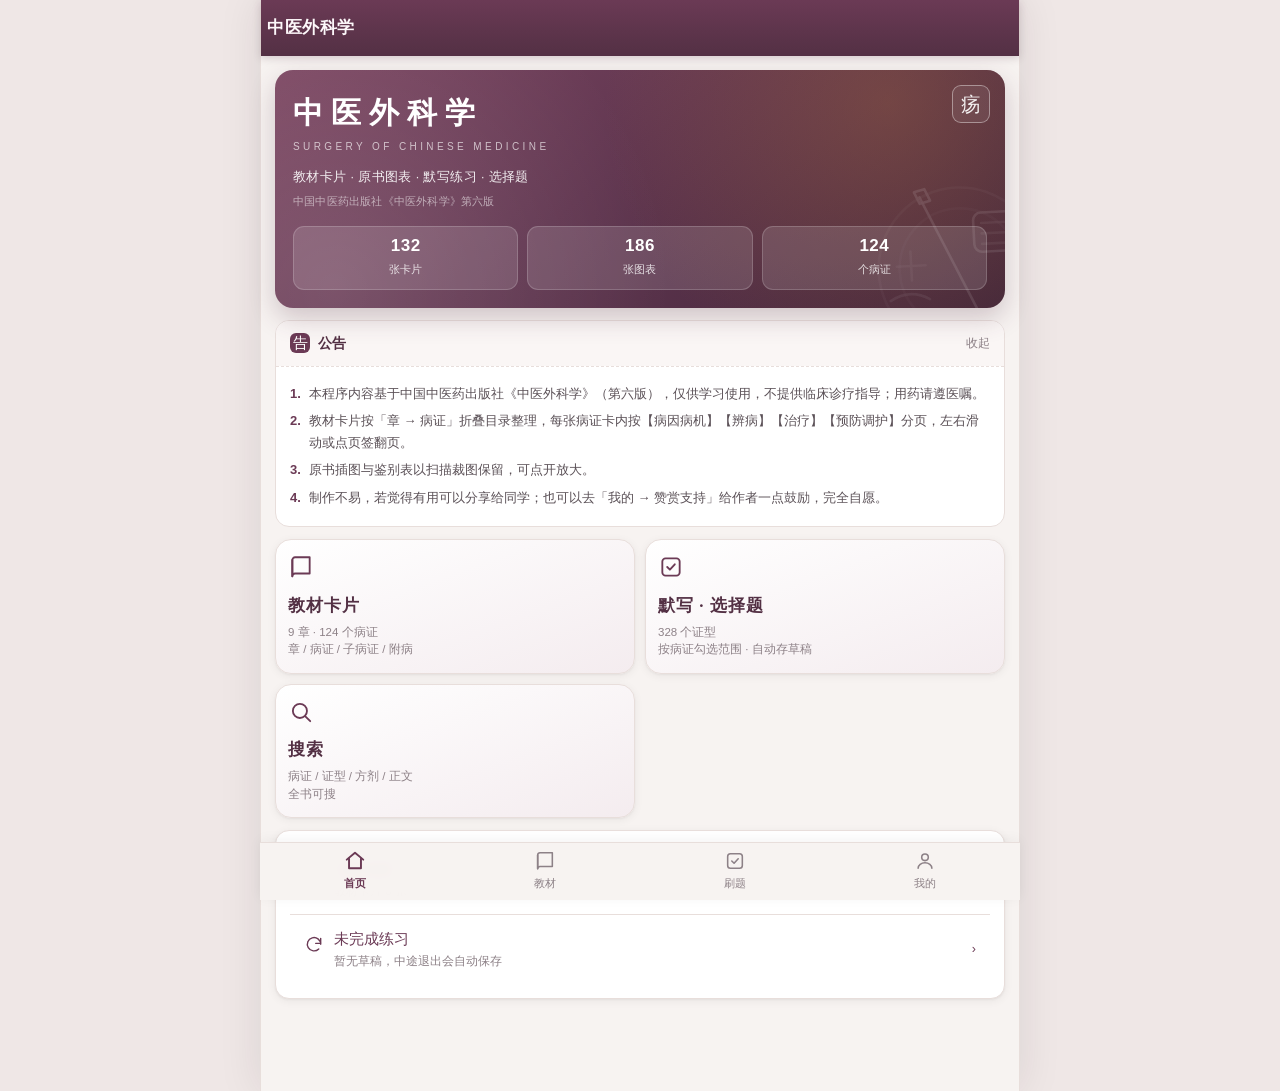
<file: index.html>
<!DOCTYPE html>
<html lang="zh-CN">
<head>
<meta charset="utf-8">
<meta name="viewport" content="width=device-width,initial-scale=1,maximum-scale=1,user-scalable=no,viewport-fit=cover">
<meta name="theme-color" content="#6b3a55">
<meta name="format-detection" content="telephone=no">
<meta name="description" content="中医外科学 · 教材卡片 / 默写练习 / 选择题（离线可用）">
<title>中医外科学</title>
<link rel="icon" type="image/png" sizes="192x192" href="icons/icon-192.png">
<link rel="stylesheet" href="app.css">
<link rel="stylesheet" href="css/practice.css">
<meta name="apple-mobile-web-app-capable" content="yes">
<meta name="apple-mobile-web-app-status-bar-style" content="default">
<meta name="apple-mobile-web-app-title" content="中医外科学">
<meta name="mobile-web-app-capable" content="yes">
<link rel="manifest" href="manifest.webmanifest">
<link rel="apple-touch-icon" sizes="180x180" href="icons/apple-touch-icon.png">
</head>
<body>
<div id="app">
  <header id="hd"></header>
  <main id="main"><div class="empty">载入中…</div></main>
  <nav id="tabbar"></nav>
</div>
<div id="toast" aria-live="polite"></div>
<div id="dialog"></div>
<script src="js/version.js"></script>
<script src="data/material.js"></script>
<script src="data/practice.js"></script>
<script src="js/core.js"></script>
<script src="js/ui.js"></script>
<script src="js/cards.js"></script>
<script src="js/practiceview.js"></script>
<script src="js/misc.js"></script>
<script src="js/boot.js"></script>
<script>
/* 中医外科学 · 注册 Service Worker（离线可用；失败不影响已缓存资源） */
(function () {
  if (!('serviceWorker' in navigator)) return;
  window.addEventListener('load', function () {
    navigator.serviceWorker.register('sw.js', { scope: './', updateViaCache: 'none' }).catch(function () {});
  });
})();
</script>
</body>
</html>
</file>
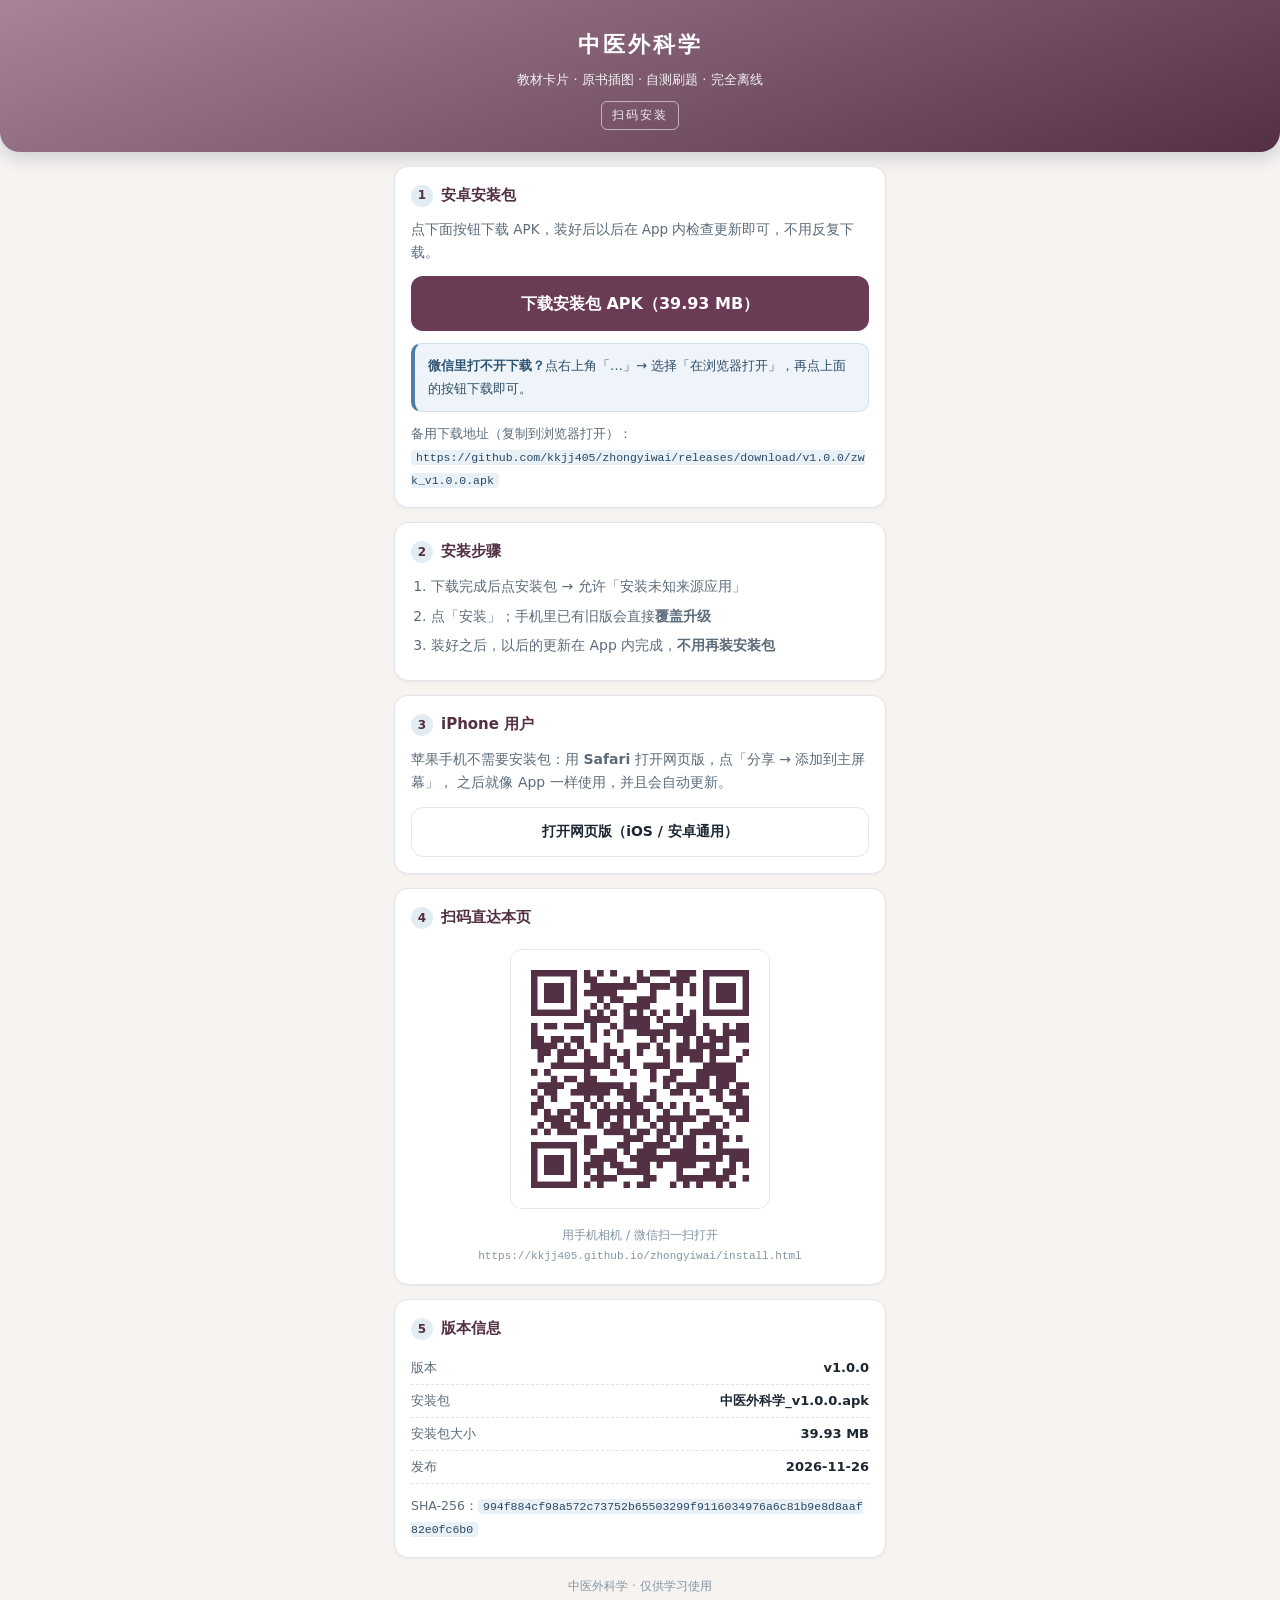
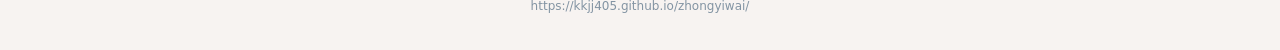
<file: install.html>
<!DOCTYPE html>
<html lang="zh-CN">
<head>
<meta charset="utf-8">
<meta name="viewport" content="width=device-width,initial-scale=1,viewport-fit=cover">
<meta name="theme-color" content="#6b3a55">
<title>中医外科学 · 扫码安装</title>
<style>
:root{--paper:#f7f3f1;--dai:#6b3a55;--dai-d:#533044;--ink:#1c2733;--ink2:#5b6b7a;--line:#dfe5ec}
*{box-sizing:border-box;-webkit-tap-highlight-color:transparent}
body{margin:0;background:var(--paper);color:var(--ink);
  font:15px/1.7 -apple-system,BlinkMacSystemFont,"PingFang SC","Noto Sans CJK SC","Microsoft YaHei",system-ui,sans-serif;
  -webkit-font-smoothing:antialiased;padding-bottom:34px}
.wrap{max-width:520px;margin:0 auto;padding:0 14px}
header{background:linear-gradient(160deg,#a8849a,#533044);color:#fff;padding:26px 0 22px;text-align:center;
  border-radius:0 0 20px 20px;box-shadow:0 6px 18px rgba(35,64,90,.20)}
header h1{margin:0 0 6px;font-size:22px;letter-spacing:3px}
header p{margin:0;font-size:13px;opacity:.92}
.card{background:#ffffff;border:1px solid var(--line);border-radius:14px;padding:16px;margin-top:14px;
  box-shadow:0 1px 3px rgba(44,66,84,.05)}
.card h2{margin:0 0 10px;font-size:15px;display:flex;align-items:center;gap:8px;color:var(--dai-d)}
.card h2 i{width:22px;height:22px;border-radius:50%;background:#e3ecf3;color:var(--dai-d);
  font-style:normal;font-size:12px;font-weight:700;display:flex;align-items:center;justify-content:center;flex:0 0 22px}
.btn{display:block;text-align:center;text-decoration:none;border-radius:12px;padding:14px;font-size:16px;font-weight:700;
  background:var(--dai);color:#fff;margin-top:12px}
.btn:active{background:var(--dai-d)}
.btn.ghost{background:#ffffff;color:var(--ink);border:1px solid var(--line);font-weight:600;font-size:14px;padding:12px}
.note{background:#eef4f9;border:1px solid #cfdfec;border-left:4px solid #4d7ea6;border-radius:10px;
  padding:11px 13px;font-size:13px;color:#2f4d67;line-height:1.7;margin-top:12px}
.note b{color:#2f5573}
ol{margin:8px 0 0;padding-left:20px;font-size:14px;color:var(--ink2)}
ol li{margin-bottom:6px}
.qrbox{text-align:center;padding:8px 0 2px}
.qrbox img{width:min(70vw,260px);height:auto;border-radius:12px;border:1px solid var(--line);background:#fff}
.qrbox .tip{font-size:12px;color:#8394a3;margin-top:8px}
.kv{display:flex;justify-content:space-between;font-size:13px;color:var(--ink2);padding:5px 0;border-bottom:1px dashed var(--line)}
.kv:last-child{border-bottom:0}
.kv b{color:var(--ink)}
.meta{font-size:12.5px;color:var(--ink2);margin-top:10px;line-height:1.85;word-break:break-all}
.meta code{background:#e9f0f6;padding:1px 5px;border-radius:4px;font-size:11.5px;color:#284a66}
footer{text-align:center;color:#8394a3;font-size:12px;margin-top:18px;line-height:1.7}
.seal{display:inline-block;margin-top:10px;padding:3px 10px;border:1px solid rgba(255,255,255,.6);border-radius:6px;
  font-size:12px;letter-spacing:2px;opacity:.9}
</style>
</head>
<body>
<header>
  <h1>中医外科学</h1>
  <p>教材卡片 · 原书插图 · 自测刷题 · 完全离线</p>
  <div class="seal">扫码安装</div>
</header>
<div class="wrap">

  <div class="card">
    <h2><i>1</i>安卓安装包</h2>
    <p style="font-size:13.5px;color:var(--ink2);margin:0 0 6px">
      点下面按钮下载 APK，装好后以后在 App 内检查更新即可，不用反复下载。
    </p>
    <a class="btn" href="https://github.com/kkjj405/zhongyiwai/releases/download/v1.0.0/zwk_v1.0.0.apk" download>下载安装包 APK（39.93 MB）</a>
    <div class="note">
      <b>微信里打不开下载？</b>点右上角「…」→ 选择「在浏览器打开」，再点上面的按钮下载即可。
    </div>
    <div class="meta">备用下载地址（复制到浏览器打开）：<br><code>https://github.com/kkjj405/zhongyiwai/releases/download/v1.0.0/zwk_v1.0.0.apk</code></div>
  </div>

  <div class="card">
    <h2><i>2</i>安装步骤</h2>
    <ol>
      <li>下载完成后点安装包 → 允许「安装未知来源应用」</li>
      <li>点「安装」；手机里已有旧版会直接<b>覆盖升级</b></li>
      <li>装好之后，以后的更新在 App 内完成，<b>不用再装安装包</b></li>
    </ol>
  </div>

  <div class="card">
    <h2><i>3</i>iPhone 用户</h2>
    <p style="font-size:14px;color:var(--ink2);margin:0 0 10px">
      苹果手机不需要安装包：用 <b>Safari</b> 打开网页版，点「分享 → 添加到主屏幕」，
      之后就像 App 一样使用，并且会自动更新。
    </p>
    <a class="btn ghost" href="https://kkjj405.github.io/zhongyiwai/">打开网页版（iOS / 安卓通用）</a>
  </div>

  <div class="card">
    <h2><i>4</i>扫码直达本页</h2>
    <div class="qrbox">
      <img src="[data-uri]" alt="扫码打开安装页">
      <div class="tip">用手机相机 / 微信扫一扫打开 <br><code style="font-size:11px">https://kkjj405.github.io/zhongyiwai/install.html</code></div>
    </div>
  </div>

  <div class="card">
    <h2><i>5</i>版本信息</h2>
    <div class="kv"><span>版本</span><b>v1.0.0</b></div>
    <div class="kv"><span>安装包</span><b>中医外科学_v1.0.0.apk</b></div>
    <div class="kv"><span>安装包大小</span><b>39.93 MB</b></div>
    <div class="kv"><span>发布</span><b>2026-11-26</b></div>
    <div class="meta">SHA-256：<code>994f884cf98a572c73752b65503299f9116034976a6c81b9e8d8aaf82e0fc6b0</code></div>
  </div>

  <footer>
    中医外科学 · 仅供学习使用<br>
    https://kkjj405.github.io/zhongyiwai/
  </footer>
</div>
</body>
</html>
</file>
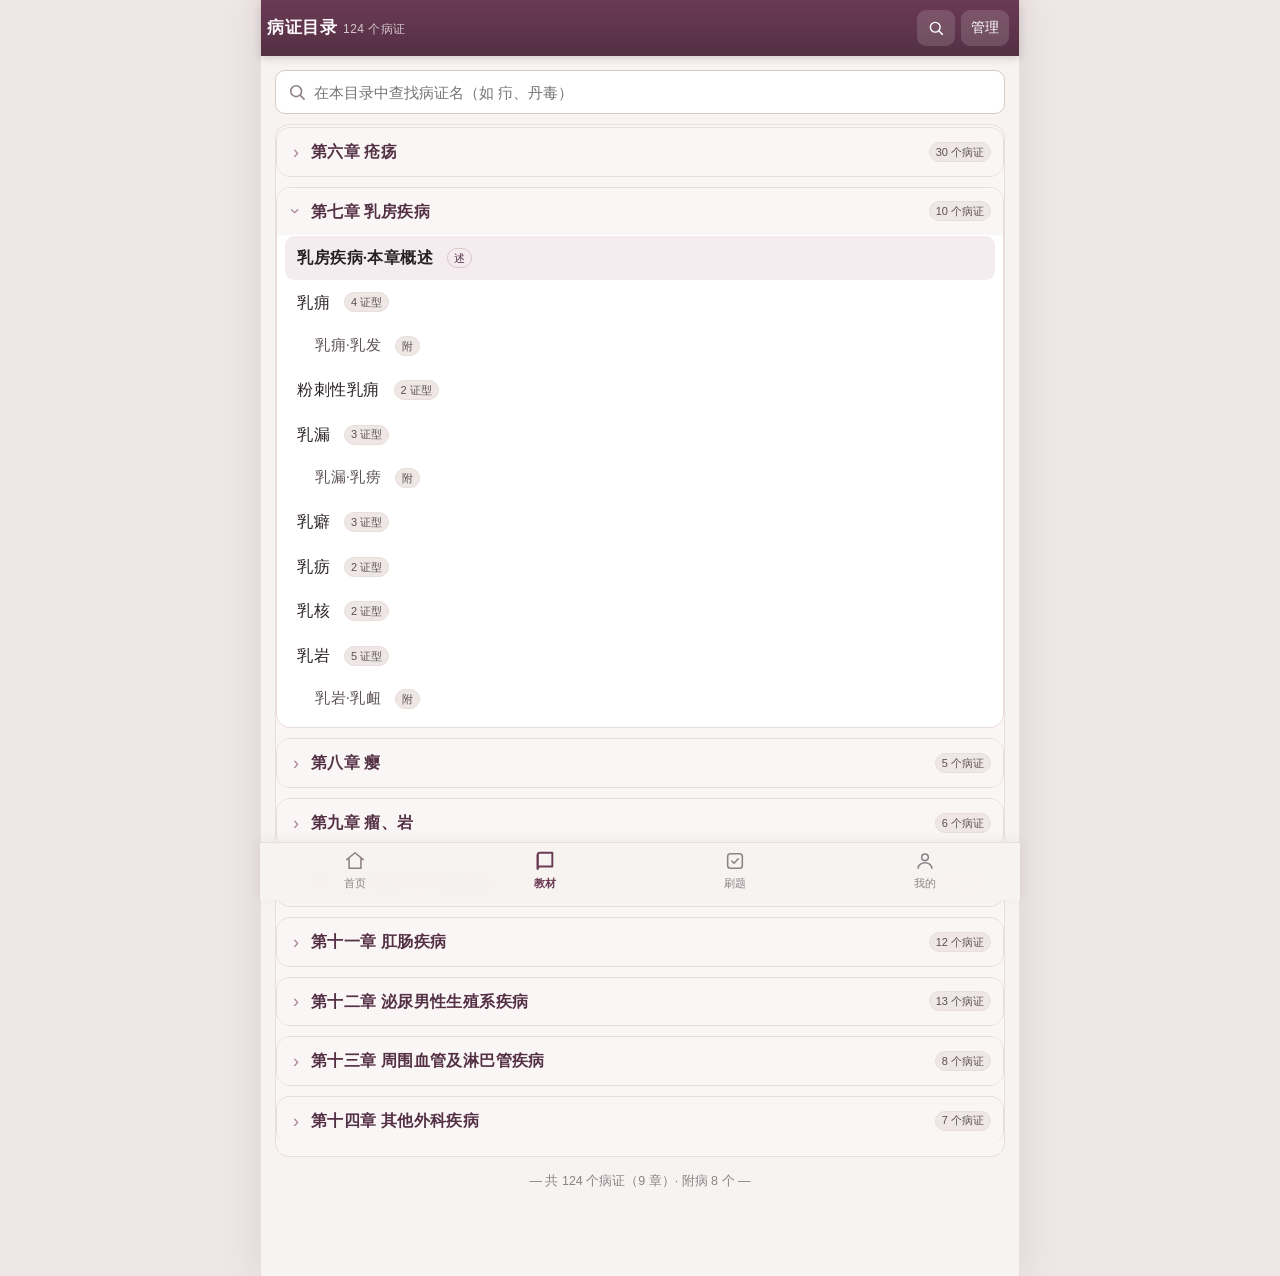
<file: selftest.html>
<!DOCTYPE html>
<html lang="zh-CN">
<head>
<meta charset="utf-8">
<meta name="viewport" content="width=device-width,initial-scale=1">
<title>selftest · 中医外科学</title>
<link rel="icon" type="image/png" sizes="192x192" href="icons/icon-192.png">
<link rel="stylesheet" href="app.css">
<link rel="stylesheet" href="css/practice.css">
</head>
<body>
<div id="app"><header id="hd"></header><main id="main"></main><nav id="tabbar"></nav></div>
<div id="toast"></div><div id="dialog"></div><div id="R"></div>
<script src="js/version.js"></script>
<script src="data/material.js"></script>
<script src="data/practice.js"></script>
<script src="js/core.js"></script>
<script src="js/ui.js"></script>
<script src="js/cards.js"></script>
<script src="js/practiceview.js"></script>
<script src="js/misc.js"></script>
<script src="js/boot.js"></script>
<script>
/* 中医外科学 · 自测（断言 ≥120 条，2026-11-25 新目录/翻页卡片形态）
   覆盖：material 自洽 / core 数据层 / 章折叠目录 / 翻页卡片 / 搜索 / 练习数据 /
        选择题生成器 200 次随机 / 默写页 / 选择题页 / 收藏笔记编辑隐藏 / 返回键 / 布局。
   —— 全部断言数据驱动：换成真实 material.js / practice.js 后仍然成立。 */
(function () {
  'use strict';
  var Z = window.WK, UI = window.WK_UI, P = window.WK_PRACTICE, C = window.WK_CARDS;
  var Pn = 0, F = 0, L = [];
  function ok(name, cond, detail) {
    if (cond) { Pn++; }
    else { F++; L.push('FAIL ' + name + (detail !== undefined ? ' :: ' + detail : '')); }
  }
  function wait(ms) { return new Promise(function (r) { setTimeout(r, ms); }); }
  function q(sel) { return document.querySelector(sel); }
  function qa(sel) { return Array.prototype.slice.call(document.querySelectorAll(sel)); }
  function nav(h) { location.hash = h; UI.render(); }
  function mainTxt() { return (document.getElementById('main').textContent || ''); }
  function tx(sel) { var e = q(sel); return e ? e.textContent : ''; }
  function closeDlg() { try { UI.closeDialog(false); } catch (e) { } }
  function loadRes(src) { return fetch(src, { method: 'HEAD', cache: 'no-store' }).then(function (r) { return r.ok; }).catch(function () { return false; }); }
  function sy(d) { return Z.syOf(d).filter(function (s) { return s && s.name; }); }
  function isCardHref(h) { return /^#\/card\/[A-Za-z0-9_-]+(\?p=\d+)?$/.test(String(h || '')); }
  function symHrefRe(h) { return /^#\/card\/[A-Za-z0-9_-]+\?p=\d+$/.test(String(h || '')); }
  function activeTab() { var k = -1; qa('.pg-tab').forEach(function (b, i) { if (b.classList.contains('on')) k = i; }); return k; }
  function walkBlocks(bs, fn) {
    (bs || []).forEach(function (b) {
      if (!b || !b.t) return;
      fn(b);
      if (b.t === 'sub') walkBlocks(b.blocks, fn);
    });
  }
  function blockTypes(bs) { var t = {}; walkBlocks(bs, function (b) { t[b.t] = (t[b.t] || 0) + 1; }); return t; }

  async function run() {
    var snap = null, openSnap = null;
    try {
      snap = JSON.parse(JSON.stringify({
        drafts: Z.store.drafts, prec: Z.store.prec, fav: Z.store.fav, notes: Z.store.notes,
        edits: Z.store.edits, sel: Z.store.sel, hidden: Z.store.hidden, last: Z.store.last
      }));
      openSnap = localStorage.getItem('wk.cat.open.v1');
      /* 断言不依赖用户已有的收藏/笔记/隐藏/编辑：先清空，收尾时原样恢复 */
      Z.store.fav = {}; Z.store.notes = {}; Z.store.hidden = {}; Z.store.edits = {};
      Z.store.sel = {}; Z.store.drafts = []; Z.store.prec = [];
      Z.save(true);

      /* ============================================================
       *  A. material 数据自洽（新 schema）
       * ============================================================ */
      ok('接口：WK / WK_UI / WK_CARDS / WK_PRACTICE 已加载', !!window.WK && !!window.WK_UI && !!C && !!P);
      ok('数据：window.WK_MAT 存在', !!window.WK_MAT);
      var MS = Z.MAT.stats || {};
      var CHS = Z.MAT.chapters || [], CARDS = Z.MAT.cards || [];
      ok('数据：章数 = 9', CHS.length === 9, CHS.length);
      ok('数据：stats.chapters 与数组一致', MS.chapters === CHS.length, MS.chapters + '/' + CHS.length);
      ok('数据：卡片数 = 132', CARDS.length === 132, CARDS.length);
      ok('数据：stats.cards 与数组一致', MS.cards === CARDS.length, MS.cards + '/' + CARDS.length);
      var totalPages = CARDS.reduce(function (n, c) { return n + ((c.pages || []).length); }, 0);
      ok('数据：页数 = stats.pages（当前 ' + MS.pages + '）', totalPages === MS.pages && totalPages > 400, totalPages + '/' + MS.pages);
      var diseaseIds = [];
      CHS.forEach(function (ch) { (ch.diseaseIds || []).forEach(function (id) { diseaseIds.push(id); }); });
      ok('数据：病证数 = 124 且 stats.diseases 一致', diseaseIds.length === 124 && MS.diseases === 124, diseaseIds.length + '/' + MS.diseases);
      var kinds = {};
      CARDS.forEach(function (c) { kinds[c.kind] = (kinds[c.kind] || 0) + 1; });
      ok('数据：kind 只含 chapter/main/sub/attach', Object.keys(kinds).every(function (k) {
        return ['chapter', 'main', 'sub', 'attach'].indexOf(k) >= 0;
      }), JSON.stringify(kinds));
      ok('数据：章概述卡数量 = 有 cardId 的章数（当前 8）', kinds.chapter === CHS.filter(function (ch) {
        return !!ch.cardId;
      }).length && kinds.chapter >= 1, kinds.chapter);
      ok('数据：主病证 = 病证数 − 子病证 − 附病', kinds.main === diseaseIds.length - kinds.sub - kinds.attach, kinds.main);
      ok('数据：子病证 23 张', kinds.sub === 23, kinds.sub);
      ok('数据：附病 8 张', kinds.attach === 8, kinds.attach);
      ok('数据：card id 唯一', (function () {
        var s = {}; return CARDS.every(function (c) { if (!c.id || s[c.id]) return false; s[c.id] = 1; return true; });
      })());
      ok('数据：每张卡有 id/kind/name/displayName/chapterId', CARDS.every(function (c) {
        return c && c.id && c.kind && c.name && c.displayName && c.chapterId;
      }));
      ok('数据：卡片 chapterId 都指向有效章', CARDS.every(function (c) { return !!Z.chapterById(c.chapterId); }));
      ok('数据：每张卡至少 1 页', CARDS.every(function (c) { return Array.isArray(c.pages) && c.pages.length >= 1; }));
      ok('数据：单卡页数 ≤ 8（实测最多 8 页）', CARDS.every(function (c) { return c.pages.length <= 8; }));
      ok('数据：每页标题非空', CARDS.every(function (c) { return c.pages.every(function (p) { return p && p.title && String(p.title).trim(); }); }));
      ok('数据：每页 blocks 非空', CARDS.every(function (c) { return c.pages.every(function (p) { return Array.isArray(p.blocks) && p.blocks.length > 0; }); }));
      var BADT = ['p', 'h', 'img', 'table', 'syn', 'sub'];
      ok('数据：block 类型全部合法（含 sub 递归）', (function () {
        var bad = 0;
        CARDS.forEach(function (c) { c.pages.forEach(function (p) { walkBlocks(p.blocks, function (b) { if (BADT.indexOf(b.t) < 0) bad++; }); }); });
        return bad === 0;
      })());
      var bt = { p: 0, h: 0, img: 0, table: 0, syn: 0, sub: 0 };
      CARDS.forEach(function (c) {
        c.pages.forEach(function (p) {
          walkBlocks(p.blocks, function (b) { bt[b.t]++; });
        });
      });
      ok('数据：插图数 = stats.figs（当前 ' + MS.figs + '）', bt.img === MS.figs && MS.figs > 0, bt.img + '/' + MS.figs);
      ok('数据：表格数 = stats.tables（当前 ' + MS.tables + '）', bt.table === MS.tables && MS.tables > 0, bt.table + '/' + MS.tables);
      ok('数据：证型数 = stats.syndromes（当前 ' + MS.syndromes + '）', bt.syn === MS.syndromes && MS.syndromes > 0, bt.syn + '/' + MS.syndromes);
      ok('数据：每个 img 块都有 src 且为 img/fig/ 下文件', (function () {
        var bad = 0;
        CARDS.forEach(function (c) { c.pages.forEach(function (p) { walkBlocks(p.blocks, function (b) {
          if (b.t === 'img' && (!b.src || b.src.indexOf('img/fig/') !== 0)) bad++;
        }); }); });
        return bad === 0;
      })());
      ok('数据：每个 table 块都有 img 与 cap', (function () {
        var bad = 0;
        CARDS.forEach(function (c) { c.pages.forEach(function (p) { walkBlocks(p.blocks, function (b) {
          if (b.t === 'table' && (!b.img || !b.cap)) bad++;
        }); }); });
        return bad === 0;
      })());
      var syns = [];
      CARDS.forEach(function (c) { c.pages.forEach(function (p) { walkBlocks(p.blocks, function (b) { if (b.t === 'syn') syns.push(b); }); }); });
      ok('数据：证型字段完整（sid/name/clinic/treat/formula）', syns.every(function (s) {
        return s.sid && s.name && s.clinic && s.treat && s.formula;
      }), syns.length);
      ok('数据：证型 formulaNames 为非空字符串数组', syns.every(function (s) {
        return Array.isArray(s.formulaNames) && s.formulaNames.length > 0 &&
          s.formulaNames.every(function (n) { return n && String(n).trim(); });
      }));
      ok('数据：JSON 里没有 undefined 字样', JSON.stringify(Z.MAT).indexOf('undefined') < 0);
      ok('数据：章 diseaseIds 都指向存在的卡', CHS.every(function (ch) {
        return (ch.diseaseIds || []).length > 0 && (ch.diseaseIds || []).every(function (id) { return !!Z.cardById(id); });
      }));
      ok('数据：每个病证只挂在 1 个章里', (function () {
        var cnt = {};
        CHS.forEach(function (ch) { (ch.diseaseIds || []).forEach(function (id) { cnt[id] = (cnt[id] || 0) + 1; }); });
        return Object.keys(cnt).every(function (id) { return cnt[id] === 1; }) && Object.keys(cnt).length === 124;
      })());
      ok('数据：章概述卡（非空 cardId）都是 kind=chapter', CHS.every(function (ch) {
        if (!ch.cardId) return true;
        var c = Z.cardById(ch.cardId);
        return !!c && c.kind === 'chapter';
      }));
      ok('数据：第十四章没有概述卡', !Z.chapterById('ch14').cardId);
      ok('数据：子病证 / 附病 parentId 都指向存在的卡', CARDS.every(function (c) {
        if (c.kind !== 'sub' && c.kind !== 'attach') return true;
        return !!c.parentId && !!Z.cardById(c.parentId);
      }));
      ok('数据：子病证 / 附病 displayName 带「·」前缀', CARDS.every(function (c) {
        if (c.kind !== 'sub' && c.kind !== 'attach') return true;
        return String(c.displayName).indexOf('·') > 0;
      }));
      ok('数据：总字数 > 200000', (MS.chars || 0) > 200000, MS.chars);

      /* ============================================================
       *  B. core 数据层 API
       * ============================================================ */
      ok('core：cardById(d0601) 命中疖', !!Z.cardById('d0601') && Z.cardById('d0601').name === '疖');
      ok('core：cardById 不存在返回 null', Z.cardById('nope999') === null);
      ok('core：chapterById(ch06) 命中第六章', !!Z.chapterById('ch06') && Z.chapterById('ch06').name === '疮疡');
      var ch6 = Z.chapterById('ch06');
      ok('core：cardsOfChapter(ch06) 数量 = diseaseIds 数量', Z.cardsOfChapter('ch06').length === ch6.diseaseIds.length,
        Z.cardsOfChapter('ch06').length + '/' + ch6.diseaseIds.length);
      ok('core：cardsOfChapter 顺序 = diseaseIds 顺序', Z.cardsOfChapter('ch06').every(function (c, i) {
        return c.id === ch6.diseaseIds[i];
      }));
      ok('core：chapterCard(ch06) = d0600', (Z.chapterCard(ch6) || {}).id === 'd0600');
      ok('core：chapterCard(ch14) = null', Z.chapterCard(Z.chapterById('ch14')) === null);
      var seq6 = Z.chapterSequence('ch06');
      ok('core：章序列第一个是章概述卡', seq6[0] === 'd0600', seq6[0]);
      ok('core：章序列无重复', (function () { var s = {}; return seq6.every(function (id) { if (s[id]) return false; s[id] = 1; return true; }); })());
      ok('core：navCard 下一个 = 本章下一个病证', Z.navCard('d0601', 1) === 'd0602', Z.navCard('d0601', 1));
      ok('core：navCard 上一个正确', Z.navCard('d0601', -1) === 'd0600', Z.navCard('d0601', -1));
      ok('core：navCard 章首再往前 = ""', Z.navCard('d0600', -1) === '', Z.navCard('d0600', -1));
      ok('core：navCard 章末再往后 = ""', Z.navCard('d0613', 1) === '', Z.navCard('d0613', 1));
      Z.setHidden('d0602', true);
      ok('core：navCard 跳过隐藏的卡', Z.navCard('d0601', 1) === 'd0602a', Z.navCard('d0601', 1));
      Z.setHidden('d0602', false);
      var vc = Z.viewCard('d0601');
      ok('core：viewCard 返回 4 页', vc && vc.pages.length === 4, vc && vc.pages.length);
      ok('core：viewCard 无编辑时 hasEdit=false', vc && vc.hasEdit === false);
      ok('core：syndromeHref 生成 #/card/…?p=…', Z.syndromeHref({ cardId: 'd0601', page: 2 }) === '#/card/d0601?p=2',
        Z.syndromeHref({ cardId: 'd0601', page: 2 }));
      ok('core：syndromeHref 对无效卡返回 ""', Z.syndromeHref({ cardId: 'nope', page: 0 }) === '');
      ok('core：esc 转义 < > & "', Z.esc('<a href="x">&\'') === '&lt;a href=&quot;x&quot;&gt;&amp;&#39;');
      var synHTML = Z.renderRich([{ t: 'syn', sid: 's1', name: '热毒蕴结证', clinic: '红肿疼痛', treat: '清热解毒', formula: '五味消毒饮' }]);
      ok('core：syn 渲染出临床表现/治法/代表方', synHTML.indexOf('临床表现：') > 0 && synHTML.indexOf('治法：') > 0 &&
        synHTML.indexOf('代表方：') > 0 && synHTML.indexOf('热毒蕴结证') > 0);
      ok('core：syn 空 clinic 输出「原书未单列」', Z.renderRich([{ t: 'syn', sid: 's2', name: 'X', clinic: '', treat: 'T', formula: 'F' }]).indexOf('原书未单列') > 0);
      var subHTML = Z.renderRich([{ t: 'sub', title: '2.外治疗法', blocks: [
        { t: 'p', x: '外敷金黄散' }, { t: 'sub', title: '3.其他疗法', blocks: [{ t: 'p', x: '中成药' }] }
      ] }]);
      ok('core：sub 递归渲染（嵌套 sub）', subHTML.indexOf('sec sub') > 0 && subHTML.indexOf('2.外治疗法') > 0 &&
        subHTML.indexOf('外敷金黄散') > 0 && subHTML.indexOf('3.其他疗法') > 0 && subHTML.indexOf('中成药') > 0);
      ok('core：blocksText 抽出正文（含 sub 内）', Z.pageText(vc.pages[0]).indexOf('疖是指发生在肌肤浅表部位') >= 0);
      var p0 = vc.pages[0];
      ok('core：pagePText 段落数 = 该页 p 块数', Z.pagePText(p0).split('\n\n').length === 7,
        Z.pagePText(p0).split('\n\n').length);
      var rp = Z.replacePageP(p0, '改后第一段\n\n改后第二段');
      ok('core：replacePageP 段数变少 → 删多余 p，图/表块保留', (function () {
        var ps = rp.filter(function (b) { return b.t === 'p'; }).length;
        var others = rp.filter(function (b) { return b.t !== 'p'; }).length;
        return ps === 2 && others === 2 && rp[0].x === '改后第一段' && rp[1].x === '改后第二段';
      })(), JSON.stringify(rp.map(function (b) { return b.t; })));
      var rp2 = Z.replacePageP(p0, ['P0', 'P1', 'P2', 'P3', 'P4', 'P5', 'P6', 'P7', 'P8'].join('\n\n'));
      ok('core：replacePageP 段数变多 → 多出的并进最后一段', (function () {
        var ps = rp2.filter(function (b) { return b.t === 'p'; });
        return ps.length === 7 && ps[6].x === 'P6\nP7\nP8';
      })(), JSON.stringify(rp2.filter(function (b) { return b.t === 'p'; }).map(function (b) { return b.x; })));
      Z.savePageEdit('d0601', 0, '自测改写一\n\n自测改写二');
      var vc2 = Z.viewCard('d0601');
      ok('core：savePageEdit 后 viewCard.hasEdit=true', vc2.hasEdit === true);
      ok('core：savePageEdit 只改 p 块，图块仍在', (function () {
        var bs = vc2.pages[0].blocks;
        var ps = bs.filter(function (b) { return b.t === 'p'; }).length;
        var imgs = bs.filter(function (b) { return b.t === 'img'; }).length;
        var hs = bs.filter(function (b) { return b.t === 'h'; }).length;
        return ps === 2 && imgs === 1 && hs === 1 && bs[0].x === '自测改写一';
      })(), JSON.stringify(vc2.pages[0].blocks.map(function (b) { return b.t; })));
      ok('core：edits 结构为 {pages:[…]}（未改的页为 null）', (function () {
        var e = Z.store.edits['d0601'];
        return !!e && Array.isArray(e.pages) && !!e.pages[0] && e.pages[1] === null;
      })());
      Z.savePageEdit('d0601', 0, Z.pagePText(vc.pages[0]));
      ok('core：把文本改回原文 → 编辑位自动清空', !Z.store.edits['d0601']);
      Z.savePageEdit('d0601', 1, '临时');
      Z.clearEdits('d0601');
      ok('core：clearEdits 恢复原文', !Z.viewCard('d0601').hasEdit && !Z.store.edits['d0601']);

      /* 当前数据下的动态参数（数据升级后断言仍成立） */
      var d0 = Z.cardById('d0601');
      var P0 = d0.pages.length;
      var p0p = d0.pages[0].blocks.filter(function (b) { return b.t === 'p'; }).length;
      var synN = d0.pages[2].blocks.filter(function (b) { return b.t === 'syn'; }).length;
      var subN6 = ch6.diseaseIds.filter(function (id) { return Z.cardById(id).kind === 'sub'; }).length;

      /* ============================================================
       *  C. 目录（章可折叠）
       * ============================================================ */
      C.resetOpen();
      nav('#/catalog'); await wait(50);
      ok('目录：标题 = 病证目录', tx('#hd .hd-title').indexOf('病证目录') === 0, tx('#hd .hd-title'));
      ok('目录：9 个章行', qa('.chap').length === 9, qa('.chap').length);
      ok('目录：默认全部折叠', qa('.chap.open').length === 0, qa('.chap.open').length);
      ok('目录：章行显示「第X章 名称」', tx('.chap .cn').indexOf('第六章') === 0, tx('.chap .cn'));
      ok('目录：章行有「N 个病证」chip', tx('.chap .chap-hd .chip').indexOf('30 个病证') >= 0, tx('.chap .chap-hd .chip'));
      ok('目录：底部统计 = 共 124 个病证（9 章）· 附病 8 个',
        mainTxt().indexOf('共 124 个病证') >= 0 && mainTxt().indexOf('9 章') >= 0 && mainTxt().indexOf('附病 8 个') >= 0);
      q('[data-chap-hd="ch06"]').click(); await wait(40);
      ok('目录：点章行展开', q('.chap[data-chap="ch06"]').classList.contains('open'));
      ok('目录：展开后行数 = diseaseIds + 本章概述', qa('.chap[data-chap="ch06"] .dr[data-dr]').length === ch6.diseaseIds.length + 1,
        qa('.chap[data-chap="ch06"] .dr[data-dr]').length + '/' + (ch6.diseaseIds.length + 1));
      ok('目录：本章概述行有「述」chip', (q('.chap-first .dr') || {}).textContent.indexOf('述') >= 0);
      ok('目录：子病证行数 = 本章子病证数（当前 ' + subN6 + '）', qa('.chap[data-chap="ch06"] .dr.sub').length === subN6,
        qa('.chap[data-chap="ch06"] .dr.sub').length + '/' + subN6);
      ok('目录：子病证缩进 30px', (function () {
        var el = q('.chap[data-chap="ch06"] .dr.sub');
        return !!el && parseFloat(getComputedStyle(el).paddingLeft) >= 29;
      })());
      ok('目录：子病证显示 displayName（含「·」）', (function () {
        var el = q('.chap[data-chap="ch06"] .dr.sub .nm');
        return !!el && el.textContent.indexOf('·') > 0;
      })(), (q('.chap[data-chap="ch06"] .dr.sub .nm') || {}).textContent);
      q('[data-chap-hd="ch07"]').click(); await wait(40);
      ok('目录：附病行带「附」chip', (function () {
        var row = q('.chap[data-chap="ch07"] .dr.attach');
        return !!row && row.textContent.indexOf('附') >= 0;
      })());
      ok('目录：附病行缩进', (function () {
        var el = q('.chap[data-chap="ch07"] .dr.attach');
        return !!el && parseFloat(getComputedStyle(el).paddingLeft) >= 29;
      })());
      ok('目录：再点章行可折叠', (function () {
        q('[data-chap-hd="ch06"]').click();
        return !q('.chap[data-chap="ch06"]').classList.contains('open');
      })());
      /* 目录内搜索过滤 */
      var kwEl = q('#cat-kw');
      kwEl.value = '疖'; kwEl.oninput(); await wait(360);
      var rows = qa('#cat-list .dr[data-dr]');
      ok('目录：搜索「疖」有命中且不是全部', rows.length >= 1 && rows.length < 50, rows.length);
      ok('目录：搜索过滤后每行名称都含关键词', rows.every(function (r) {
        return r.textContent.indexOf('疖') >= 0;
      }));
      ok('目录：搜索时命中章强制展开', qa('#cat-list .chap.open').length >= 1);
      kwEl.value = ''; kwEl.oninput(); await wait(360);
      ok('目录：清空搜索恢复 9 章', qa('.chap').length === 9, qa('.chap').length);
      /* 管理（批量隐藏） */
      q('[data-hact="1"]').click(); await wait(40);
      ok('目录：管理模式出现底部批量条', !!q('#fbar') && !!q('#fbar [data-mb="hide"]'));
      ok('目录：管理模式每行有勾选框', qa('#cat-list .dr .ck input').length >= 124, qa('#cat-list .dr .ck input').length);
      q('#fbar [data-mb="all"]').click(); await wait(30);
      ok('目录：全选后计数 = 卡片总数', tx('#sel-count').indexOf(String(CARDS.length)) >= 0, tx('#sel-count'));
      q('#fbar [data-mb="none"]').click(); await wait(30);
      q('[data-hact="1"]').click(); await wait(30);
      ok('目录：退出管理模式后批量条移除', !q('#fbar'));

      /* ============================================================
       *  D. 卡片（翻页）
       * ============================================================ */
      nav('#/card/d0601?p=0'); await wait(40);
      ok('卡片：标题 = displayName', tx('#hd .hd-title').indexOf('疖') === 0, tx('#hd .hd-title'));
      ok('卡片：副标题显示章号', tx('#hd .hd-title small') === '第六章', tx('#hd .hd-title small'));
      ok('卡片：卡片头显示章名 / 证型数 / 页数',
        mainTxt().indexOf('疮疡 · ' + d0.syndromeCount + ' 个证型 · ' + P0 + ' 页') >= 0, mainTxt().slice(0, 80));
      ok('卡片：页签数 = pages.length（当前 ' + P0 + '）', qa('.pg-tab').length === P0, qa('.pg-tab').length);
      ok('卡片：页签文字 = 各页标题', qa('.pg-tab .pg-t').map(function (e) { return e.textContent; })
        .join('|') === Z.cardById('d0601').pages.map(function (p) { return p.title; }).join('|'));
      ok('卡片：页签序号连续', qa('.pg-tab .pg-i').map(function (e) { return e.textContent; }).join(',') ===
        (function () { var a = []; for (var i = 1; i <= P0; i++) a.push(i); return a.join(','); })());
      ok('卡片：当前页签 .on 且为第 1 个', activeTab() === 0, activeTab());
      ok('卡片：底部按钮 4 个（笔记/收藏/编辑/隐藏）', qa('.ct-acts .btn').length === 4, qa('.ct-acts .btn').length);
      ok('卡片：页码文字「第 1/N 页」', tx('.pg-now') === '第 1/' + P0 + ' 页', tx('.pg-now'));
      ok('卡片：首页「上一页」disabled', q('#pg-prev').disabled === true);
      ok('卡片：首页「下一页」可用', q('#pg-next').disabled === false);
      q('#pg-next').click(); await wait(40);
      ok('卡片：点下一页 → hash ?p=1', (location.hash || '').indexOf('#/card/d0601?p=1') === 0, location.hash);
      ok('卡片：点下一页后页签 2 选中', activeTab() === 1, activeTab());
      qa('.pg-tab')[2].click(); await wait(40);
      ok('卡片：点页签 3 → hash ?p=2 且页签同步', (location.hash || '').indexOf('?p=2') > 0 && activeTab() === 2, location.hash + '/' + activeTab());
      ok('卡片：页码文字同步「第 3/N 页」', tx('.pg-now') === '第 3/' + P0 + ' 页', tx('.pg-now'));
      nav('#/card/d0601?p=' + (P0 - 1)); await wait(40);
      ok('卡片：最后一页「下一页」disabled', q('#pg-next').disabled === true);
      ok('卡片：最后一页「上一页」可用', q('#pg-prev').disabled === false);
      q('#pg-prev').click(); await wait(40);
      ok('卡片：点上一页 → hash ?p=2', (location.hash || '').indexOf('?p=2') > 0, location.hash);
      nav('#/card/d0600?p=0'); await wait(40);
      ok('卡片：章首卡「上一病证」disabled', q('#d-prev').disabled === true);
      ok('卡片：章首卡「下一病证」可用', q('#d-next').disabled === false);
      nav('#/card/d0613?p=0'); await wait(40);
      ok('卡片：章末卡「下一病证」disabled', q('#d-next').disabled === true);
      ok('卡片：章末卡「上一病证」可用', q('#d-prev').disabled === false);
      var onePage = CARDS.filter(function (c) { return c.pages.length === 1; })[0];
      nav('#/card/' + onePage.id + '?p=0'); await wait(40);
      ok('卡片：单页卡片两端翻页按钮都 disabled', q('#pg-prev').disabled === true && q('#pg-next').disabled === true,
        (q('#pg-prev') ? q('#pg-prev').disabled : '-') + '/' + (q('#pg-next') ? q('#pg-next').disabled : '-'));
      ok('卡片：单页卡片页码「第 1/1 页」', tx('.pg-now') === '第 1/1 页', tx('.pg-now'));
      /* 左右滑动翻页 + 键盘 ←/→ */
      function fireTouch(el, dx, dy) {
        var t0 = new Touch({ identifier: 1, target: el, clientX: 300, clientY: 260 });
        el.dispatchEvent(new TouchEvent('touchstart', { touches: [t0], changedTouches: [t0], bubbles: true, cancelable: true }));
        var t1 = new Touch({ identifier: 1, target: el, clientX: 300 + dx, clientY: 260 + dy });
        el.dispatchEvent(new TouchEvent('touchend', { touches: [], changedTouches: [t1], bubbles: true, cancelable: true }));
      }
      nav('#/card/d0601?p=0'); await wait(40);
      fireTouch(q('#ct-body'), -120, 0); await wait(60);
      ok('卡片：左滑（横移>60px）翻到下一页', (location.hash || '').indexOf('?p=1') > 0, location.hash);
      fireTouch(q('#ct-body'), 120, 0); await wait(60);
      ok('卡片：右滑翻回上一页', (location.hash || '').indexOf('?p=0') > 0, location.hash);
      fireTouch(q('#ct-body'), 0, 200); await wait(60);
      ok('卡片：纵向滑动不翻页', (location.hash || '').indexOf('?p=0') > 0, location.hash);
      document.body.dispatchEvent(new KeyboardEvent('keydown', { key: 'ArrowRight', bubbles: true }));
      await wait(60);
      ok('卡片：键盘 → 翻到下一页', (location.hash || '').indexOf('?p=1') > 0, location.hash);
      document.body.dispatchEvent(new KeyboardEvent('keydown', { key: 'ArrowLeft', bubbles: true }));
      await wait(60);
      ok('卡片：键盘 ← 翻回上一页', (location.hash || '').indexOf('?p=0') > 0, location.hash);
      /* 输入框里按 ←/→ 不翻页（守卫生效） */
      nav('#/card/d0601?p=0'); await wait(40);
      q('[data-act="note"]').click(); await wait(40);
      var nt = q('#note-txt');
      nt.focus();
      nt.dispatchEvent(new KeyboardEvent('keydown', { key: 'ArrowRight', bubbles: true }));
      await wait(60);
      ok('卡片：笔记输入框内按 → 不翻页', (location.hash || '').indexOf('?p=0') > 0, location.hash);
      q('[data-pc="close"]').click(); await wait(40);
      /* 证型页 */
      nav('#/card/d0601?p=2'); await wait(40);
      ok('卡片：治疗页渲染 ' + synN + ' 个 .syn 证型卡', qa('.syn').length === synN, qa('.syn').length + '/' + synN);
      ok('卡片：证型含临床表现/治法/代表方', mainTxt().indexOf('临床表现：') > 0 &&
        mainTxt().indexOf('治法：') > 0 && mainTxt().indexOf('代表方：') > 0);
      ok('卡片：证型序号连续 1..N', qa('.syn .syn-n').map(function (e) { return e.textContent; }).join(',') ===
        (function () { var a = []; for (var i = 1; i <= synN; i++) a.push(i); return a.join(','); })());
      ok('卡片：证型名与数据一致', tx('.syn .syn-t') === '热毒蕴结证', tx('.syn .syn-t'));
      /* 表格页（d0601 第 2 页有鉴别表） */
      nav('#/card/d0601?p=1'); await wait(60);
      ok('卡片：表格以扫描图 .tbl-fig 渲染', qa('.tbl-fig img').length >= 1, qa('.tbl-fig img').length);
      ok('卡片：表格图 src 指 img/tab/', (q('.tbl-fig img') || {}).getAttribute &&
        q('.tbl-fig img').getAttribute('src').indexOf('img/tab/') === 0);
      ok('卡片：表格有图注', tx('.tbl-fig figcaption').indexOf('表') >= 0, tx('.tbl-fig figcaption'));
      /* 插图（d0601 第 1 页有图） */
      nav('#/card/d0601?p=0'); await wait(60);
      ok('卡片：插图以 .rich-img 渲染', qa('.rich-img img').length >= 1, qa('.rich-img img').length);
      ok('卡片：插图 src 指 img/fig/', q('.rich-img img').getAttribute('src').indexOf('img/fig/') === 0);
      ok('卡片：插图有图注', tx('.rich-img figcaption').length > 0);
      /* 页内小标题 */
      ok('卡片：页内小标题 .rich-h 渲染', qa('.rich-h.lv3').length >= 1 && tx('.rich-h.lv3') === '病因病机',
        qa('.rich-h').length + '/' + tx('.rich-h.lv3'));
      /* 子小节递归 */
      nav('#/card/d0602a?p=2'); await wait(40);
      ok('卡片：sub 小节以 .sec.sub 渲染', qa('.sec.sub').length >= 1, qa('.sec.sub').length);
      ok('卡片：sub 小节标题正确', tx('.sec.sub .sec-h').indexOf('外治疗法') >= 0, tx('.sec.sub .sec-h'));
      ok('卡片：sub 小节正文有内容', qa('.sec.sub .sec-b p').length >= 1);
      /* 全量渲染无 undefined */
      ok('卡片：全部卡片×页渲染无 undefined/NaN', (function () {
        var bad = 0;
        CARDS.forEach(function (c) {
          (c.pages || []).forEach(function (p) {
            var h = Z.renderRich(p.blocks);
            if (h.indexOf('undefined') >= 0 || h.indexOf('NaN') >= 0) bad++;
          });
        });
        return bad === 0;
      })());
      /* 隐藏卡提示 */
      Z.setHidden('d0602', true);
      nav('#/card/d0602?p=0'); await wait(40);
      ok('卡片：隐藏卡显示提示条', qa('.notice.warn').length === 1 && !!q('#unhide-now'));
      q('#unhide-now').click(); await wait(40);
      ok('卡片：提示条可取消隐藏', Z.isHidden('d0602') === false);
      /* 卡片内编辑面板（每页一个 textarea，保存后生效） */
      nav('#/card/d0601?p=0'); await wait(40);
      q('[data-act="edit"]').click(); await wait(40);
      ok('卡片：编辑面板每页一个 textarea（4 页）', qa('textarea[data-ep]').length === 4, qa('textarea[data-ep]').length);
      var ta0 = q('textarea[data-ep="0"]');
      ta0.value = '自测面板改写一\n\n自测面板改写二';
      q('[data-pc="edit-save"]').click(); await wait(60);
      ok('卡片：面板保存后正文更新', mainTxt().indexOf('自测面板改写一') >= 0);
      ok('卡片：面板保存后进入已编辑态（顶部恢复条）', !!q('#reset-now'));
      Z.clearEdits('d0601'); nav('#/card/d0601?p=0'); await wait(40);
      ok('卡片：恢复原文后内容回来', mainTxt().indexOf('疖是指发生在肌肤浅表部位') >= 0 && !Z.viewCard('d0601').hasEdit);

      /* ============================================================
       *  E. 搜索
       * ============================================================ */
      var rDz = Z.searchAll('疖');
      ok('搜索：病证名「疖」命中卡片', rDz.cards.length >= 1, rDz.cards.length);
      ok('搜索：病证名结果 href = #/card/d0601', rDz.cards.some(function (x) { return x.cardId === 'd0601' && x.href === '#/card/d0601'; }));
      ok('搜索：cards 按分数降序', rDz.cards.every(function (x, i) { return i === 0 || rDz.cards[i - 1].score >= x.score; }));
      ok('搜索：病证名分数 800~1000', rDz.cards.every(function (x) { return x.score >= 800 && x.score <= 1000; }));
      var rSy = Z.searchAll('热毒蕴结证');
      ok('搜索：证型名命中 ≥1', rSy.syns.length >= 1, rSy.syns.length);
      ok('搜索：证型结果分数 900', rSy.syns.every(function (x) { return x.score === 900; }));
      ok('搜索：证型结果 href 形如 #/card/…?p=…', rSy.syns.every(function (x) { return symHrefRe(x.href); }),
        JSON.stringify((rSy.syns[0] || {}).href));
      var rF = Z.searchAll('五味消毒饮');
      ok('搜索：方剂名命中 ≥1', rF.formulas.length >= 1, rF.formulas.length);
      ok('搜索：方剂结果能跳到证型所在卡片页', rF.formulas.some(function (x) { return symHrefRe(x.href); }),
        JSON.stringify((rF.formulas[0] || {}).href));
      ok('搜索：方剂结果分数 850', rF.formulas.some(function (x) { return x.score === 850; }));
      var rTx = Z.searchAll('清热解毒');
      ok('搜索：页内正文命中 ≥1', rTx.pages.length >= 1, rTx.pages.length);
      ok('搜索：正文结果 href 形如 #/card/…?p=…', rTx.pages.every(function (x) { return symHrefRe(x.href); }));
      ok('搜索：正文结果带摘要与次数', rTx.pages.every(function (x) { return x.snip && typeof x.n === 'number' && x.n > 0; }));
      ok('搜索：正文分数 = 100 + 次数×12', rTx.pages.every(function (x) { return x.score === 100 + Math.min(x.n, 6) * 12; }));
      var rSub = Z.searchAll('鉴别');
      ok('搜索：页内小标题命中 ≥1', rSub.subs.length >= 1, rSub.subs.length);
      ok('搜索：小标题结果 href 形如 #/card/…?p=…', rSub.subs.every(function (x) { return symHrefRe(x.href); }));
      ok('搜索：小标题分数 ≥620', rSub.subs.every(function (x) { return x.score >= 620; }));
      ok('搜索：所有分组的 href 都是卡片页地址', (function () {
        var all = [].concat(rDz.cards, rSy.syns, rF.formulas.filter(function (x) { return x.href; }),
          rTx.pages, rSub.subs);
        return all.every(function (x) { return !x.href || isCardHref(x.href); });
      })());
      var rEmpty = Z.searchAll('   ');
      ok('搜索：空关键词返回空结果', rEmpty.cards.length === 0 && rEmpty.syns.length === 0 &&
        rEmpty.formulas.length === 0 && rEmpty.pages.length === 0 && rEmpty.subs.length === 0);
      var rNo = Z.searchAll('zzzzzz不存在');
      ok('搜索：无意义关键词无结果', rNo.cards.length + rNo.syns.length + rNo.formulas.length + rNo.pages.length + rNo.subs.length === 0);
      nav('#/search?kw=疖'); await wait(120);
      ok('搜索页：结果可点进卡片', qa('#s-res a[href^="#/card/"]').length >= 1, qa('#s-res a[href^="#/card/"]').length);
      ok('搜索页：分组标题含「病证卡片」', mainTxt().indexOf('病证卡片') >= 0);
      var sInp = q('#s-kw');
      sInp.value = 'zzzzzz不存在'; sInp.oninput(); await wait(320);
      ok('搜索页：无结果给空状态提示', mainTxt().indexOf('没有找到') >= 0);

      /* ============================================================
       *  F. 练习数据（WK_QB）
       * ============================================================ */
      var QB = Z.QB, DB = QB.diseases || [];
      ok('练习：schema = 2', QB.schema === 2, QB.schema);
      ok('练习：病证 124 个', DB.length === 124, DB.length);
      ok('练习：每个病证有 id/chapterId/kind/name', DB.every(function (d) {
        return d && d.id && d.chapterId && d.kind && d.name;
      }));
      var allSy = [];
      DB.forEach(function (d) { d.syndromes.forEach(function (s) { allSy.push(s); }); });
      ok('练习：证型 328 个', allSy.length === 328, allSy.length);
      ok('练习：所有证型 id 唯一', (function () { var s = {}; return allSy.every(function (x) { if (!x.id || s[x.id]) return false; s[x.id] = 1; return true; }); })());
      ok('练习：证型 name 全部非空', allSy.every(function (s) { return s && s.name && String(s.name).trim(); }));
      ok('练习：证型 cardId 都能在 material 里找到', allSy.every(function (s) { return !!Z.cardById(s.cardId); }),
        allSy.filter(function (s) { return !Z.cardById(s.cardId); }).length);
      ok('练习：证型 page 都在卡片页范围内', allSy.every(function (s) {
        var c = Z.cardById(s.cardId);
        return !!c && s.page >= 0 && s.page < c.pages.length;
      }), allSy.filter(function (s) {
        var c = Z.cardById(s.cardId);
        return !c || !(s.page >= 0 && s.page < c.pages.length);
      }).length);
      ok('练习：每个证型都能生成原卡片跳转地址', allSy.every(function (s) { return symHrefRe(Z.syndromeHref(s)); }));
      ok('练习：治法覆盖率 100%', allSy.every(function (s) { return !!(s.treat && String(s.treat).trim()); }));
      ok('练习：方名覆盖率 100%', allSy.every(function (s) { return (s.formulaNames || []).length > 0; }));
      ok('练习：方名不含「《」且「加减」误留 ≤1%', (function () {
        var all = [], bad = 0;
        allSy.forEach(function (s) { (s.formulaNames || []).forEach(function (f) { all.push(f); if (String(f).indexOf('《') >= 0 || String(f).indexOf('加减') >= 0) bad++; }); });
        return all.length > 0 && bad / all.length <= 0.01;
      })());
      ok('练习：方剂表 321 条且都有 name', (QB.formulas || []).length === 321 && QB.formulas.every(function (f) { return f && f.name; }));
      ok('练习：stats.syndromes 与实际一致', QB.stats.syndromes === allSy.length, QB.stats.syndromes + '/' + allSy.length);
      var examDs = Z.examDiseases();
      ok('练习：可考病证数 = 题池病证数（当前 ' + examDs.length + '）',
        examDs.length >= 100 && examDs.length === (QB.stats.diseasesInPool || examDs.length), examDs.length);
      ok('练习：附病不进题目池', examDs.every(function (d) { return d.kind !== 'attach'; }));
      ok('练习：practicePool=false 的不进题目池', examDs.every(function (d) { return d.practicePool !== false; }));
      ok('练习：所有可考病证都有证型', examDs.every(function (d) { return sy(d).length > 0; }));

      /* ============================================================
       *  G. 选择题生成器：200 次随机
       * ============================================================ */
      var gen = { n: 0, badLen: 0, dup: 0, undef: 0, idxOut: 0, missCorrect: 0, decoyHit: 0, over6: 0, badLetter: 0, nullBad: 0, orderDup: 0 };
      var DIMS = P._dims, orders = {};
      for (var it = 0; it < 200; it++) {
        var dd = examDs[Math.floor(Math.random() * examDs.length)];
        var dim = DIMS[Math.floor(Math.random() * DIMS.length)];
        var qq = P._buildChoiceQ(dd, dim.k);
        if (!qq) { if (dim.get(dd).length) gen.nullBad++; continue; }
        gen.n++;
        if (qq.opts.length > P.MAX_OPT) gen.badLen++;
        var seenO = {};
        qq.opts.forEach(function (o) {
          if (o === undefined || o === null || String(o).trim() === '' || String(o) === 'undefined') gen.undef++;
          if (seenO[o]) gen.dup++; seenO[o] = 1;
        });
        var corrText = qq.correct.map(function (i) { return qq.opts[i]; });
        if (qq.correct.some(function (i) { return i < 0 || i >= qq.opts.length; })) gen.idxOut++;
        if (qq.correctText.some(function (t) { return corrText.indexOf(t) < 0; })) gen.missCorrect++;
        if (corrText.length > 6) gen.over6++;
        qq.opts.forEach(function (o, oi) {
          if (corrText.indexOf(o) < 0 && qq.correctText.indexOf(o) >= 0) gen.decoyHit++;
          if (P.letter(oi) === undefined || P.letter(oi) === '?') gen.badLetter++;
        });
        var sig = qq.opts.join('¦');
        if (!orders[dd.id + '|' + dim.k]) orders[dd.id + '|' + dim.k] = {};
        if (orders[dd.id + '|' + dim.k][sig]) gen.orderDup++;
        orders[dd.id + '|' + dim.k][sig] = 1;
      }
      ok('生成器：200 次生成全部有效', gen.n >= 190, gen.n);
      ok('生成器：选项数 ≤ 12', gen.badLen === 0, gen.badLen);
      ok('生成器：选项无重复', gen.dup === 0, gen.dup);
      ok('生成器：选项无 undefined / 空串', gen.undef === 0, gen.undef);
      ok('生成器：correct 索引都在 opts 范围内', gen.idxOut === 0, gen.idxOut);
      ok('生成器：正确项文本都能在 opts 里找到', gen.missCorrect === 0, gen.missCorrect);
      ok('生成器：干扰项绝不与正确项重合', gen.decoyHit === 0, gen.decoyHit);
      ok('生成器：正确项 ≤6（超出随机取 6）', gen.over6 === 0, gen.over6);
      ok('生成器：letter(i) 永不为 undefined', gen.badLetter === 0, gen.badLetter);
      ok('生成器：非空维度不返回 null', gen.nullBad === 0, gen.nullBad);
      ok('生成器：同一病证多次生成选项顺序会变（随机）', (function () {
        var any = Object.keys(orders).filter(function (k) { return Object.keys(orders[k]).length > 1; });
        return any.length >= 1;
      })());
      ok('生成器：letter 表 = ABCDEFGHIJKL', (function () {
        for (var i = 0; i < 12; i++) if (P.letter(i) !== 'ABCDEFGHIJKL'.charAt(i)) return false;
        return true;
      })());
      ok('判分：集合完全相等才算对', P._sameSet([0, 1, 2], [0, 1, 2]) === true &&
        P._sameSet([0, 1], [0, 1, 2]) === false && P._sameSet([0, 2], [0, 1]) === false);
      ok('生成器：每次重新随机（不写进 store）', (function () {
        var a = P._buildGroup(examDs[0]), b = P._buildGroup(examDs[0]);
        return a !== b && JSON.stringify(Z.store).indexOf('"opts"') < 0 && JSON.stringify(Z.store).indexOf('"qcache"') < 0;
      })());

      /* ============================================================
       *  H. 设置页 / 默写页 / 选择题页
       * ============================================================ */
      nav('#/setup/mo'); await wait(80);
      ok('设置：章级范围树 = 练习章节数', qa('[data-rg]').length === Z.qbChapters().length, qa('[data-rg]').length);
      var disRows = qa('.pick.dis');
      ok('设置：附病/无证型病证灰显且不可勾选', disRows.length >= 1 && disRows.every(function (r) {
        var ck = r.querySelector('input'); return ck && ck.disabled;
      }), disRows.length);
      ok('设置：附病标注「附病·不考」', disRows.some(function (r) { return r.textContent.indexOf('附病·不考') >= 0; }));
      q('#sel-none').click(); await wait(20);
      ok('设置：未选时「开始」禁用', !!q('#start-btn') && q('#start-btn').disabled === true);
      ok('设置：清空后已选为 0', tx('#sel-d') === '0' && tx('#sel-s') === '0', tx('#sel-d') + '/' + tx('#sel-s'));
      q('#sel-all').click(); await wait(30);
      var expSy = examDs.reduce(function (n, d) { return n + sy(d).length; }, 0);
      ok('设置：全选病证数正确', tx('#sel-d') === String(examDs.length), tx('#sel-d') + '/' + examDs.length);
      ok('设置：全选证型数正确', tx('#sel-s') === String(expSy), tx('#sel-s') + '/' + expSy);
      ok('设置：全选后「开始」可用', q('#start-btn').disabled === false);
      q('#sel-none').click(); await wait(20);
      var ck1 = q('[data-dsel]'), dId1 = ck1.getAttribute('data-dsel'), chId1 = Z.qbById(dId1).chapterId;
      ck1.click(); await wait(20);
      ok('设置：章级三态（半选）', q('[data-rg="' + chId1 + '"] .rg-box').classList.contains('half'));
      q('#sel-all').click(); await wait(20);

      /* 默写页 */
      q('#start-btn').click(); await wait(160);
      var run = P._run();
      ok('默写：已进入练习页', !!run && run.mode === 'mo' && location.hash === '#/run', location.hash);
      var d = Z.qbById(run.ids[run.i]);
      var list = sy(d), dn = Z.dname(d);
      ok('默写：标题 = 病证名', tx('#hd .hd-title').indexOf(dn) === 0, tx('#hd .hd-title') + '/' + dn);
      ok('默写：显示「第 1/n 个病证」', mainTxt().indexOf('第 ' + (run.i + 1) + '/' + run.ids.length + ' 个病证') >= 0);
      var moBlocks = qa('.mo-syn');
      ok('默写：一屏一个病证（证型块数 = 证型数）', moBlocks.length === list.length, moBlocks.length + '/' + list.length);
      ok('默写：每个证型 3 个输入框', moBlocks.every(function (b) { return b.querySelectorAll('[data-mo-syn]').length === 3; }));
      ok('默写：块头只写「证型 i」不泄露证型名', moBlocks.every(function (b, i) {
        var t = b.querySelector('.mo-syn-h').textContent.replace(/\s/g, '');
        return t === '证型' + (i + 1) && list.every(function (s) { return t.indexOf(s.name) < 0; });
      }));
      ok('默写：手机回车不提交（enterkeyhint=next，无 form）', (function () {
        var inp = q('.mo-syn input[data-mo-syn]');
        return !!inp && inp.getAttribute('enterkeyhint') === 'next' && !q('#mo-box form');
      })());
      ok('默写：底部有 提交/上一题/下一题/结束', !!q('#mo-submit') && !!q('#mo-prev') && !!q('#mo-next') && !!q('#mo-end'));
      var inps = qa('.mo-syn [data-mo-syn]');
      inps[0].value = '自测输入';
      if (inps[0].oninput) inps[0].oninput();
      await wait(950);
      ok('默写：输入变化 800ms 后自动存草稿', (Z.store.drafts || []).length >= 1, (Z.store.drafts || []).length);
      ok('默写：草稿不含题目对象', (function () {
        var s = JSON.stringify((Z.store.drafts || [])[0] || {});
        return s.indexOf('"opts"') < 0 && s.indexOf('"qcache"') < 0 && s.indexOf('自测输入') >= 0;
      })());
      q('#mo-submit').click(); await wait(160);
      ok('默写：提交后每空显示「正确答案」', qa('.an-key').length === list.length * 3, qa('.an-key').length);
      ok('默写：答案含证型名原文', qa('.an-key').some(function (e) { return e.textContent.indexOf(list[0].name) >= 0; }));
      ok('默写：提交后每证型 3 输入 + 6 个自评按钮', (function () {
        var bs = qa('.mo-syn');
        return bs.length === list.length && bs.every(function (b) {
          return b.querySelectorAll('[data-mo-syn]').length === 3 && b.querySelectorAll('[data-mo-self]').length === 6;
        });
      })());
      ok('默写：提交后可折叠查看证候原文', qa('.an-fold').length === list.length, qa('.an-fold').length);
      ok('默写：提交后输入框只读', q('.mo-syn [data-mo-syn]').hasAttribute('readonly'));
      ok('默写：每个证型有「查看原卡片」链接', qa('.syn-go a[href^="#/card/"]').length === list.length, qa('.syn-go a').length);
      ok('默写：查看原卡片链到证型所在页', qa('.syn-go a').every(function (a, i) {
        return a.getAttribute('href') === Z.syndromeHref(list[i]);
      }), (q('.syn-go a') || {}).getAttribute && q('.syn-go a').getAttribute('href'));
      function selfBtns(sid, v) {
        return qa('[data-mo-self]').filter(function (b) {
          var pp = (b.getAttribute('data-mo-self') || '').split('|');
          return pp[0] === sid && pp[2] === String(v);
        });
      }
      var okBtns = selfBtns(list[0].id, 1);
      okBtns.forEach(function (b) { b.click(); });
      await wait(180);
      var ev0 = (P._run().eval[d.id] || {})[list[0].id] || {};
      ok('默写：点「我答对了」按小题记录自评', okBtns.length === 3 && ev0.name === 1 && ev0.treat === 1 && ev0.formula === 1,
        JSON.stringify(ev0));
      selfBtns(list[0].id, 1)[0].click(); await wait(180);
      ok('默写：再点「我答对了」清除该小题自评', !(((P._run().eval[d.id] || {})[list[0].id] || {}).name === 1));
      selfBtns(list[0].id, 1)[0].click(); await wait(180);
      ok('默写：统计口径 = 已提交证型数 × 3 小题', (function () {
        var mt = P._moStats();
        return !!mt && mt.qTotal === list.length * 3 && mt.qRight === 3 && mt.syTotal === list.length;
      })(), JSON.stringify(P._moStats()));
      var bk = window.DS_BACK(); await wait(80);
      ok('返回键：练习中 DS_BACK 返回 true 并弹确认', bk === true && UI.dialogOpen(), bk + '/' + UI.dialogOpen());
      ok('返回键：确认文案含「自动保存」', tx('#dialog .dtxt').indexOf('自动保存') >= 0);
      closeDlg(); await wait(60);
      ok('返回键：取消后仍留在练习页', location.hash === '#/run' && !!P._run());
      var keep = Z.store.drafts;
      Z.store.drafts = [0, 1, 2, 3, 4].map(function (i) { return { key: 'fake' + i, ts: Date.now() - i, mode: 'mo', title: 'x' + i, progress: '0/1' }; });
      P._start('mo', [run.ids[0]]);
      P._saveDraft(true);
      ok('草稿：最多保留 5 份', Z.store.drafts.length === 5, Z.store.drafts.length);
      Z.store.drafts = keep;
      P._clear(); closeDlg(); await wait(40);

      /* 选择题页（含进度文字刷新验证） */
      var tcD = examDs[0];
      P._start('tc', [tcD.id]);
      UI.go('#/run'); await wait(180);
      ok('选择题：一屏一个病证 + 3 个小题卡片', P._run().mode === 'tc' && qa('.pq').length === 3, qa('.pq').length);
      ok('选择题：题干含病证名与「包括以下哪些」',
        mainTxt().indexOf('「' + Z.dname(tcD) + '」') >= 0 && mainTxt().indexOf('包括以下哪些') >= 0);
      ok('选择题：每题选项 ≤12 且字母都不 undefined', (function () {
        var bad = 0;
        qa('.pq').forEach(function (b) {
          var os = b.querySelectorAll('.q-opt');
          if (os.length > 12) bad++;
          os.forEach(function (o) { if (o.querySelector('.q-lt').textContent === '?') bad++; });
        });
        return bad === 0;
      })());
      for (var qi = 0; qi < 3; qi++) {
        q('.pq[data-q="' + qi + '"] .q-opt').click();
        await wait(20);
        q('.pq[data-q="' + qi + '"] [data-qs]').click();
        await wait(140);
      }
      ok('选择题：提交后即时判对错', qa('.q-res').length === 3 && qa('.q-res.ok, .q-res.bad').length === 3);
      ok('选择题：提交后列出正确项', tx('.q-key').indexOf('正确答案') >= 0);
      ok('选择题：最后一小题提交后进度文字立刻刷新（已完成 1/1）',
        mainTxt().indexOf('已完成 1/1 个病证') >= 0, mainTxt().slice(0, 80));
      ok('选择题：三小题都提交后显示完整对照表', qa('.cmp-tbl tbody tr').length === sy(tcD).length,
        qa('.cmp-tbl tbody tr').length + '/' + sy(tcD).length);
      ok('选择题：对照表证型名可跳原卡片', qa('.cmp-tbl a[href^="#/card/"]').length === sy(tcD).length,
        qa('.cmp-tbl a[href^="#/card/"]').length);
      q('#tc-next').click(); await wait(200);
      ok('结果页：显示正确率与「再来一组」', mainTxt().indexOf('正确率') >= 0 && !!q('#rs-again'));
      ok('结果页：记录写入本机（最近记录）', (Z.store.prec || []).length >= 1, (Z.store.prec || []).length);
      q('#rs-again').click(); await wait(180);
      ok('结果页：「再来一组」重新随机（新 run、分数清零）', (function () {
        var r = P._run();
        return !!r && r.i === 0 && r.finished === false && Object.keys(r.res || {}).length === 0;
      })());
      P._clear(); await wait(30);

      /* ============================================================
       *  I. 收藏 / 笔记 / 编辑 / 隐藏（目录联动）
       * ============================================================ */
      C.resetOpen(); C.setOpen('ch06', true);
      nav('#/catalog'); await wait(40);
      ok('收藏：初始无收藏', Z.favCards().length === 0, Z.favCards().length);
      nav('#/card/d0601?p=0'); await wait(40);
      q('[data-act="fav"]').click(); await wait(40);
      ok('收藏：点收藏后 isFav = true', Z.isFav('d0601') === true);
      ok('收藏：按钮变「已藏」', mainTxt().indexOf('已藏') >= 0);
      nav('#/catalog'); await wait(40);
      ok('收藏：目录行出现 ★ 标记', qa('.dr[data-dr="d0601"] .flag.star').length === 1);
      nav('#/fav'); await wait(40);
      ok('收藏页：列出病证卡并链到 #/card/', qa('#main a[href^="#/card/"]').length >= 1, qa('#main a[href^="#/card/"]').length);
      ok('收藏页：收藏项就是 d0601', (q('#main a[href^="#/card/"]') || {}).getAttribute &&
        q('#main a[href^="#/card/"]').getAttribute('href') === '#/card/d0601');
      nav('#/card/d0601?p=0'); await wait(40);
      q('[data-act="fav"]').click(); await wait(40);
      ok('收藏：再点一次取消收藏', Z.isFav('d0601') === false);
      /* 笔记 */
      q('[data-act="note"]').click(); await wait(40);
      ok('笔记：面板有输入框', !!q('#note-txt'));
      q('#note-txt').value = '自测笔记内容';
      q('[data-pc="note-save"]').click(); await wait(60);
      ok('笔记：保存后 Z.note 有内容', Z.note('d0601') === '自测笔记内容', Z.note('d0601'));
      ok('笔记：卡片进入已记笔记态（按钮 on）', (q('[data-act="note"]') || {}).classList ? q('[data-act="note"]').classList.contains('on') : false);
      nav('#/catalog'); await wait(40);
      ok('笔记：目录行出现 ✎ 标记', qa('.dr[data-dr="d0601"] .flag.note').length === 1);
      Z.setNote('d0601', '');
      ok('笔记：清除后为空', Z.note('d0601') === '');
      /* 隐藏 */
      Z.setHidden('d0602', true);
      nav('#/catalog'); await wait(40);
      ok('隐藏：目录行带 .hid（删除线类）', qa('.dr[data-dr="d0602"].hid').length === 1);
      ok('隐藏：页面顶部有「已隐藏」提示条', mainTxt().indexOf('已隐藏 1 个病证') >= 0);
      ok('隐藏：navCard 跳过被隐藏卡', Z.navCard('d0601', 1) === 'd0602a', Z.navCard('d0601', 1));
      Z.setHidden('d0602', false);
      ok('隐藏：取消后恢复', Z.isHidden('d0602') === false && Z.navCard('d0601', 1) === 'd0602');

      /* ============================================================
       *  J. 全局 / 资源 / 版本 / 布局
       * ============================================================ */
      nav('#/home'); await wait(40);
      ok('返回键：DS_BACK 已暴露', typeof window.DS_BACK === 'function');
      ok('返回键：首页返回 false（交给 App 退出）', window.DS_BACK() === false);
      nav('#/about'); await wait(40);
      ok('返回键：二级页返回 true', window.DS_BACK() === true);
      UI.confirmDialog('自测弹窗', '自测'); await wait(20);
      ok('返回键：弹窗打开时先关弹窗', UI.dialogOpen() && window.DS_BACK() === true && !UI.dialogOpen());
      await wait(20);
      nav('#/about'); await wait(60);
      ok('关于页：统计口径 = 卡片/页/图表', mainTxt().indexOf(MS.cards + ' 张卡片') >= 0 &&
        mainTxt().indexOf(MS.pages + ' 页') >= 0 && mainTxt().indexOf(MS.figs + ' 张') >= 0 &&
        mainTxt().indexOf(MS.tables + ' 张') >= 0, mainTxt().slice(0, 160));
      nav('#/me'); await wait(60);
      ok('我的页：显示病证与证型口径', mainTxt().indexOf(MS.diseases + ' 个病证') >= 0 && mainTxt().indexOf('个证型') >= 0,
        mainTxt().slice(0, 120));
      /* 布局：无横向溢出 */
      nav('#/catalog'); await wait(60);
      var de = document.documentElement;
      try { document.body.setAttribute('data-vw', String(de.clientWidth) + 'x' + window.innerHeight); } catch (e0) { }
      ok('布局：目录页无横向溢出', de.scrollWidth <= de.clientWidth + 1, de.scrollWidth + '/' + de.clientWidth);
      ok('布局：390 宽视口下 scrollWidth = 390', de.clientWidth !== 390 || de.scrollWidth === 390,
        de.clientWidth + '/' + de.scrollWidth);
      nav('#/card/d0601?p=2'); await wait(60);
      ok('布局：证型页无横向溢出', de.scrollWidth <= de.clientWidth + 1, de.scrollWidth + '/' + de.clientWidth);
      ok('布局：390 宽视口下证型页 scrollWidth = 390', de.clientWidth !== 390 || de.scrollWidth === 390,
        de.clientWidth + '/' + de.scrollWidth);
      var bigCard = CARDS.slice().sort(function (a, b) { return b.pages.length - a.pages.length; })[0];
      nav('#/card/' + bigCard.id + '?p=0'); await wait(60);
      ok('布局：最多页数的卡片（' + bigCard.pages.length + ' 页）无横向溢出', de.scrollWidth <= de.clientWidth + 1,
        de.scrollWidth + '/' + de.clientWidth);
      ok('布局：页签容器可横向滚动', (function () {
        var t = q('#pg-tabs');
        return !!t && getComputedStyle(t).overflowX === 'auto' && qa('.pg-tab').length === bigCard.pages.length;
      })(), (q('#pg-tabs') ? getComputedStyle(q('#pg-tabs')).overflowX : '-') + '/' + qa('.pg-tab').length);
      ok('布局：正文容器无横向溢出', (function () {
        var b = q('#ct-body');
        return !!b && b.scrollWidth <= b.clientWidth + 1;
      })());
      /* 资源 / 壳子 / 版本 */
      ok('资源：css/practice.css 可加载', await loadRes('css/practice.css'));
      ok('资源：js/cards.js 可加载', await loadRes('js/cards.js'));
      ok('资源：图标 icon-192 可加载', await loadRes('icons/icon-192.png'));
      var imgList = [];
      CARDS.forEach(function (c) { c.pages.forEach(function (p) { walkBlocks(p.blocks, function (b) { if (b.t === 'img' && b.src) imgList.push(b.src); }); }); });
      var uniqImgs = imgList.filter(function (s, i) { return imgList.indexOf(s) === i; }).slice(0, 40);
      var imgFail = 0;
      for (var i0 = 0; i0 < uniqImgs.length; i0 += 10) {
        var rsx = await Promise.all(uniqImgs.slice(i0, i0 + 10).map(loadRes));
        rsx.forEach(function (x) { if (!x) imgFail++; });
      }
      ok('资源：抽查 ' + uniqImgs.length + ' 张插图都能加载', imgFail === 0, imgFail);
      var idxTxt = '';
      try { idxTxt = await (await fetch('index.html?t=' + Date.now(), { cache: 'no-store' })).text(); } catch (e) { }
      ok('壳子：index.html 引用 material.js / core.js / cards.js',
        idxTxt.indexOf('data/material.js') >= 0 && idxTxt.indexOf('js/core.js') >= 0 && idxTxt.indexOf('js/cards.js') >= 0);
      ok('壳子：无旧全局残留（ZNK / YL / YL_MAT）',
        typeof window.ZNK === 'undefined' && typeof window.YL === 'undefined' && !window.YL_MAT);
      var V1 = window.WK_VERSION || {}, V2 = null;
      try { V2 = await (await fetch('version.json?t=' + Date.now(), { cache: 'no-store' })).json(); } catch (e) { }
      ok('版本：version.js 与 version.json 一致', !!V2 && String(V2.web) === String(V1.web), (V1 && V1.web) + '/' + (V2 && V2.web));
      Z.save(true);
      ok('存储：使用新键 wk.data.v1', !!localStorage.getItem('wk.data.v1'));
      ok('存储：键结构含 notes/fav/hidden/edits/last/meta', (function () {
        var s = JSON.parse(localStorage.getItem('wk.data.v1'));
        return ['notes', 'fav', 'hidden', 'edits', 'last', 'meta'].every(function (k) { return s[k] != null; });
      })());

    } catch (e) {
      F++;
      L.push('EXCEPTION ' + (e && e.stack ? e.stack : e));
    }
    /* 清理：恢复自测前的本机数据与目录展开状态 */
    try {
      if (snap) {
        Z.store.drafts = snap.drafts; Z.store.prec = snap.prec; Z.store.fav = snap.fav;
        Z.store.notes = snap.notes; Z.store.edits = snap.edits; Z.store.sel = snap.sel;
        Z.store.hidden = snap.hidden; Z.store.last = snap.last;
        Z.save(true);
      }
      if (C) C.resetOpen();
      if (openSnap === null) localStorage.removeItem('wk.cat.open.v1');
      else localStorage.setItem('wk.cat.open.v1', openSnap);
      if (window.WK_PRACTICE && window.WK_PRACTICE._clear) window.WK_PRACTICE._clear();
      if (C) C.removeManageBar();
      closeDlg();
    } catch (e2) { }

    var out = document.getElementById('R');
    out.textContent = 'RESULT P=' + Pn + ' F=' + F + (L.length ? ' | ' + L.join(' | ') : '');
    document.title = 'selftest P=' + Pn + ' F=' + F;
    if (window.console) console.log(out.textContent);
    window.__SELFTEST = { pass: Pn, fail: F, fails: L };
  }
  window.addEventListener('load', function () { setTimeout(run, 150); });
})();
</script>
</body></html>
</file>
<file: app.css>
/* 药理学 · 竹青 + 米白 + 陶橙 主题（第二版配色；主色变量沿用旧名 brown/blue 以免遗漏组件） */
:root{
  --paper:#f7f3f1; --paper-2:#efe7e6; --paper-3:#e2d6d4;
  --card:#ffffff; --card-2:#faf6f5;
  --ink:#261f23; --ink-2:#5b5157; --ink-3:#8d8187;
  --brown:#6b3a55; --brown-d:#533044; --brown-l:#a8849a;
  --red:#a8382f; --red-l:#d08b80;
  --green:#2f7d4e; --green-l:#e6f0e8;
  --blue:#6b3a55; --blue-l:#f4ecef;
  --accent:#b8763c; --accent-l:#f7eee2;
  --line:#e8dedb; --line-2:#d8c9c6;
  --sd:0 1px 2px rgba(38,31,35,.05), 0 2px 10px rgba(38,31,35,.06);
  --sd-2:0 6px 20px rgba(38,31,35,.16);
  --r:14px; --r-s:10px;
  --hd:56px; --tab:58px;
}
*{box-sizing:border-box;-webkit-tap-highlight-color:transparent}
html,body{margin:0;padding:0;height:100%}
body{
  background:var(--paper-2); color:var(--ink);
  font-family:-apple-system,BlinkMacSystemFont,"PingFang SC","Hiragino Sans GB","Microsoft YaHei","Source Han Sans SC",sans-serif;
  font-size:15px; line-height:1.65; -webkit-text-size-adjust:100%;
  overscroll-behavior-y:none;
}
.serif{font-family:"Songti SC","STSong","Noto Serif SC",Georgia,serif}
#app{
  position:relative; max-width:760px; margin:0 auto; min-height:100%;
  background:var(--paper); box-shadow:0 0 40px rgba(38,31,35,.10);
  display:flex; flex-direction:column;
}
/* ---------- 头部 ---------- */
#hd{
  position:sticky; top:0; z-index:30; height:var(--hd);
  display:flex; align-items:center; gap:6px; padding:0 10px 0 6px;
  background:linear-gradient(180deg,var(--brown),var(--brown-d));
  color:#fdf8fa; box-shadow:0 2px 8px rgba(60,30,45,.20);
  padding-top:env(safe-area-inset-top);
  height:calc(var(--hd) + env(safe-area-inset-top));
}
#hd .hd-title{font-size:17px; font-weight:600; letter-spacing:.5px; flex:1; min-width:0;
  overflow:hidden; text-overflow:ellipsis; white-space:nowrap}
#hd .hd-title small{font-weight:400; opacity:.75; font-size:12px; margin-left:6px}
.hd-btn{
  flex:0 0 auto; height:36px; min-width:36px; padding:0 10px; border:0; border-radius:9px;
  background:rgba(255,255,255,.14); color:#fff; font-size:14px; display:inline-flex;
  align-items:center; justify-content:center; gap:4px; cursor:pointer;
}
.hd-btn:active{background:rgba(255,255,255,.26)}
.hd-btn svg{width:18px;height:18px;fill:none;stroke:currentColor;stroke-width:1.9;stroke-linecap:round;stroke-linejoin:round}
/* ---------- 主体 ---------- */
#main{
  flex:1; padding:14px 14px calc(var(--tab) + env(safe-area-inset-bottom) + 22px);
  min-height:calc(100vh - var(--hd) - var(--tab));
}
#main.has-bar{padding-bottom:calc(var(--tab) + env(safe-area-inset-bottom) + 78px)}
/* ---------- 底部导航 ---------- */
#tabbar{
  position:fixed; left:50%; transform:translateX(-50%); bottom:0; z-index:40;
  width:100%; max-width:760px; height:calc(var(--tab) + env(safe-area-inset-bottom));
  padding-bottom:env(safe-area-inset-bottom);
  display:flex; background:rgba(247,243,241,.97); backdrop-filter:blur(8px);
  border-top:1px solid var(--line); box-shadow:0 -2px 12px rgba(38,31,35,.05);
}
#tabbar a{
  flex:1; display:flex; flex-direction:column; align-items:center; justify-content:center;
  gap:2px; text-decoration:none; color:var(--ink-3); font-size:11px; letter-spacing:.3px;
}
#tabbar a svg{width:22px;height:22px;fill:none;stroke:currentColor;stroke-width:1.7;stroke-linecap:round;stroke-linejoin:round}
#tabbar a.on{color:var(--brown); font-weight:600}
#tabbar a.on svg{stroke-width:2.1}
/* ---------- 通用 ---------- */
svg{flex:0 0 auto; overflow:visible}
.notice .nt svg{width:16px;height:16px;fill:none;stroke:currentColor;stroke-width:1.8;stroke-linecap:round}
.list .li > span svg{width:20px;height:20px;fill:none;stroke:currentColor;stroke-width:1.7;stroke-linecap:round;stroke-linejoin:round}
.btn svg{width:17px;height:17px;fill:none;stroke:currentColor;stroke-width:1.8;stroke-linecap:round;stroke-linejoin:round}
.card{background:var(--card); border:1px solid var(--line); border-radius:var(--r); box-shadow:var(--sd); padding:14px; margin-bottom:12px}
.card.flat{box-shadow:none; background:var(--card-2)}
.row{display:flex; align-items:center; gap:10px}
.row.between{justify-content:space-between}
.row.wrap{flex-wrap:wrap}
.grow{flex:1; min-width:0}
.muted{color:var(--ink-2)}
.dim{color:var(--ink-3)}
.small{font-size:12.5px}
.tiny{font-size:11.5px}
.b{font-weight:600}
.center{text-align:center}
.mt0{margin-top:0}.mt6{margin-top:6px}.mt10{margin-top:10px}.mt14{margin-top:14px}.mt18{margin-top:18px}
.mb0{margin-bottom:0}.mb6{margin-bottom:6px}.mb10{margin-bottom:10px}
.hr{height:1px;background:var(--line);margin:12px 0;border:0}
.empty{padding:44px 16px; text-align:center; color:var(--ink-3); font-size:14px}
.empty .em-ico{font-size:30px; opacity:.5; display:block; margin-bottom:8px}
h1,h2,h3,h4{margin:0 0 8px; line-height:1.35}
h1{font-size:20px}h2{font-size:17px}h3{font-size:15.5px}h4{font-size:14px}
p{margin:0 0 8px}
a{color:var(--brown); text-decoration:none}
/* 按钮 */
.btn{
  display:inline-flex; align-items:center; justify-content:center; gap:5px;
  height:42px; padding:0 18px; border-radius:11px; border:1px solid var(--line-2);
  background:var(--card); color:var(--ink); font-size:15px; font-weight:500;
  cursor:pointer; user-select:none; font-family:inherit;
}
.btn:active{transform:scale(.985); background:var(--card-2)}
.btn.primary{background:linear-gradient(180deg,var(--brown),var(--brown)); border-color:var(--brown-d); color:#fff}
.btn.primary:active{background:var(--brown-d)}
.btn.danger{color:var(--red); border-color:#e6c6c0; background:#f8f1f0}
.btn.ghost{background:transparent; border-color:transparent; color:var(--brown)}
.btn.block{width:100%}
.btn.sm{height:34px; padding:0 12px; font-size:13.5px; border-radius:9px}
.btn.xs{height:28px; padding:0 9px; font-size:12.5px; border-radius:8px}
.btn[disabled]{opacity:.45; pointer-events:none}
.btn.on{background:var(--brown); color:#fff; border-color:var(--brown-d)}
/* 标签/胶囊 */
.chip{display:inline-flex; align-items:center; gap:4px; height:26px; padding:0 10px; border-radius:20px;
  background:var(--paper-2); border:1px solid var(--line); color:var(--brown-d); font-size:12.5px}
.chip.solid{background:var(--blue-l); border-color:var(--line-2)}
.chip.gray{color:var(--ink-2); background:var(--paper-2)}
.chip.on{background:var(--brown); border-color:var(--brown-d); color:#fff}
.badge{display:inline-block; min-width:18px; height:18px; line-height:18px; padding:0 5px; border-radius:9px;
  background:var(--brown); color:#fff; font-size:11px; text-align:center}
.badge.gray{background:var(--line-2); color:var(--ink-2)}
/* 分段控件 */
.seg{display:flex; background:var(--paper-2); border:1px solid var(--line); border-radius:11px; padding:3px; gap:3px}
.seg button{flex:1; height:36px; border:0; border-radius:8px; background:transparent; color:var(--ink-2);
  font-size:14px; font-family:inherit; cursor:pointer}
.seg button.on{background:var(--card); color:var(--brown-d); font-weight:600; box-shadow:0 1px 4px rgba(70,50,65,.12)}
/* 表单 */
.field{margin-bottom:12px}
.field > label{display:block; font-size:13px; color:var(--ink-2); margin-bottom:5px}
.input, textarea.input{
  width:100%; border:1px solid var(--line-2); border-radius:10px; background:var(--card);
  padding:10px 12px; font-size:15px; color:var(--ink); font-family:inherit; line-height:1.6;
  outline:none; -webkit-appearance:none;
}
.input:focus, textarea.input:focus{border-color:var(--brown-l); box-shadow:0 0 0 3px rgba(107,58,85,.15)}
textarea.input{resize:vertical; min-height:88px}
.searchbox{position:relative}
.searchbox .input{padding-left:38px; height:44px}
.searchbox .s-ico{position:absolute; left:12px; top:12px; width:20px; height:20px;
  fill:none; stroke:var(--ink-3); stroke-width:1.9; stroke-linecap:round}
/* 开关 */
.switch{position:relative; width:46px; height:27px; flex:0 0 auto}
.switch input{position:absolute; opacity:0; width:0; height:0}
.switch .sl{position:absolute; inset:0; background:var(--line-2); border-radius:20px; transition:.18s}
.switch .sl:before{content:""; position:absolute; width:21px; height:21px; left:3px; top:3px;
  background:#fff; border-radius:50%; transition:.18s; box-shadow:0 1px 3px rgba(0,0,0,.18)}
.switch input:checked + .sl{background:var(--brown)}
.switch input:checked + .sl:before{transform:translateX(19px)}
/* 复选 */
.ck{display:inline-flex; align-items:center; gap:7px; cursor:pointer; user-select:none}
.ck input{width:18px; height:18px; accent-color:var(--brown); margin:0}
/* 列表 */
.list{background:var(--card); border:1px solid var(--line); border-radius:var(--r); overflow:hidden}
.list .li{display:flex; align-items:center; gap:10px; padding:13px 14px; border-bottom:1px solid var(--line);
  background:var(--card); cursor:pointer}
.list .li:last-child{border-bottom:0}
.list .li:active{background:var(--card-2)}
.list .li .li-t{flex:1; min-width:0}
.list .li .li-t .t{font-size:15px}
.list .li .li-t .s{font-size:12px; color:var(--ink-3); margin-top:1px}
.list .li .arrow{color:var(--line-2); font-size:18px}
/* 目录 */
.chap{margin-bottom:10px; border:1px solid var(--line); border-radius:var(--r); background:var(--card); overflow:hidden}
.chap-hd{display:flex; align-items:center; gap:9px; padding:12px 13px; cursor:pointer; background:var(--card-2)}
.chap-hd .cn{font-size:15px; font-weight:600; color:var(--brown-d); flex:1}
.chap-hd .caret{width:16px;height:16px;stroke:var(--ink-3);fill:none;stroke-width:2;stroke-linecap:round;stroke-linejoin:round;transition:.16s}
.chap.open .caret{transform:rotate(90deg)}
.chap-bd{display:none; padding:4px 0 8px}
.chap.open .chap-bd{display:block}
.sec{padding:6px 13px 2px}
.sec-t{font-size:12.5px; color:var(--ink-3); padding:5px 0 4px; letter-spacing:.4px}
.dr{display:flex; align-items:center; gap:8px; padding:9px 12px; margin:1px 8px; border-radius:9px; cursor:pointer}
.dr:active{background:var(--paper-2)}
.dr .nm{font-size:15.5px; font-family:"Songti SC","STSong","Noto Serif SC",serif; letter-spacing:.5px}
.dr.attach{padding-left:26px}
.dr.attach .nm{font-size:14.5px; color:var(--ink-2)}
.dr .flags{margin-left:auto; display:flex; gap:5px; align-items:center; font-size:11px; color:var(--ink-3)}
.dr .flag{font-size:11.5px}
.dr.hid .nm{text-decoration:line-through; color:var(--ink-3)}
.dr.sel{background:#efedfb}
.dr .ck input{width:17px;height:17px}
/* 卡片正文 */
.drug-title{display:flex; align-items:baseline; gap:8px; flex-wrap:wrap}
.drug-title .n{font-size:26px; font-family:"Songti SC","STSong","Noto Serif SC",serif; font-weight:600; letter-spacing:2px}
.drug-title .p{font-size:13px; color:var(--ink-3)}
.sec-block{margin-top:14px}
.sec-label{display:flex; align-items:center; gap:7px; font-size:13px; color:var(--brown);
  font-weight:600; letter-spacing:1px; margin-bottom:6px}
.sec-label:before{content:""; width:3px; height:13px; border-radius:2px; background:var(--brown-l)}
.sec-body{font-size:15.5px; line-height:1.85; color:var(--ink)}
.eff-wrap{display:flex; flex-wrap:wrap; gap:7px}
.eff{background:var(--accent-l); border:1px solid #e8d3bf; color:var(--brown-d); border-radius:8px; padding:4px 10px; font-size:14.5px}
.app-item{margin-bottom:10px}
.app-t{font-weight:600; color:var(--brown-d); font-size:15px; margin-bottom:2px}
.app-d{font-size:14.6px; line-height:1.8; color:var(--ink); text-align:justify}
.app-tail{font-size:14.4px; line-height:1.8; color:var(--ink-2); margin-top:6px; padding-left:10px; border-left:2px solid var(--line)}
.note-inline{background:#fbf3e6; border:1px solid #e6d3b6; border-radius:10px; padding:10px 12px; color:#6b5420; font-size:13.6px}
.tag-row{display:flex; flex-wrap:wrap; gap:6px}
/* 卡片底部操作 */
.act-row{display:grid; grid-template-columns:repeat(5,1fr); gap:8px; margin-top:16px}
.act{display:flex; flex-direction:column; align-items:center; gap:4px; padding:10px 2px; border:1px solid var(--line);
  border-radius:11px; background:var(--card); color:var(--ink-2); font-size:11.5px; cursor:pointer}
.act:active{background:var(--card-2)}
.act svg{width:20px;height:20px;fill:none;stroke:currentColor;stroke-width:1.8;stroke-linecap:round;stroke-linejoin:round}
.act.on{color:var(--brown); border-color:var(--brown-l); background:#f6ecef}
.act.on svg{stroke:var(--brown)}
.act.red{color:var(--red)}
.pager{display:flex; align-items:center; gap:10px; margin-top:14px}
.pager .btn{flex:1}
.pager .pc{font-size:12px; color:var(--ink-3); min-width:74px; text-align:center}
/* 浮动操作条 */
.fbar{position:fixed; left:50%; transform:translateX(-50%); bottom:calc(var(--tab) + env(safe-area-inset-bottom));
  width:100%; max-width:760px; z-index:35; padding:8px 12px;
  background:rgba(247,243,241,.98); border-top:1px solid var(--line); box-shadow:0 -3px 12px rgba(60,30,45,.07);
  display:flex; gap:8px; align-items:center}
/* 练习 */
.qhead{display:flex; align-items:center; gap:10px; margin-bottom:12px}
.progress{flex:1; height:7px; border-radius:6px; background:var(--paper-3); overflow:hidden}
.progress i{display:block; height:100%; background:linear-gradient(90deg,#d08b6f,#9e3d2f); border-radius:6px; transition:.2s}
.pbar-txt{font-size:12px; color:var(--ink-2); min-width:56px; text-align:right}
.qname{font-size:30px; font-family:"Songti SC","STSong","Noto Serif SC",serif; letter-spacing:3px; text-align:center; margin:10px 0 4px}
.qmeta{text-align:center; font-size:12.5px; color:var(--ink-3); margin-bottom:14px}
.ansbox{background:#f8f1e2; border:1px dashed var(--line-2); border-radius:12px; padding:12px 14px}
.ansbox.ok{background:var(--green-l); border-color:#b9d8bb}
.ansbox .al{font-size:12px; color:var(--green); font-weight:600; margin-bottom:6px; letter-spacing:.5px}
.opt{display:flex; gap:10px; align-items:flex-start; padding:12px 13px; border:1px solid var(--line);
  border-radius:11px; background:var(--card); margin-bottom:9px; cursor:pointer; font-size:15px; line-height:1.6}
.opt:active{background:var(--card-2)}
.opt .oi{flex:0 0 auto; width:22px; height:22px; border-radius:50%; border:1.6px solid var(--line-2);
  color:var(--ink-3); font-size:12.5px; display:flex; align-items:center; justify-content:center; margin-top:1px}
.opt.sel{border-color:var(--brown); background:var(--accent-l)}
.opt.sel .oi{background:var(--brown); border-color:var(--brown); color:#fff}
.opt.right{border-color:#86c49a; background:var(--green-l)}
.opt.right .oi{background:var(--green); border-color:var(--green); color:#fff}
.opt.wrong{border-color:#d9a79f; background:#f8eeec}
.opt.wrong .oi{background:var(--red); border-color:var(--red); color:#fff}
.opt.lock{pointer-events:none}
.opt .ot{flex:1}
/* 首页封面卡见文件末尾「主题重定」段 */
.notice{background:#f4ecef; border:1px solid #ddd0d6; border-radius:var(--r); padding:12px 14px; margin-bottom:14px}
.notice .nt{display:flex; align-items:center; gap:6px; font-size:12.5px; color:var(--brown-d); font-weight:600; margin-bottom:5px}
.notice .nb{font-size:13.2px; color:#3d4741; line-height:1.7}
.grid2{display:grid; grid-template-columns:1fr 1fr; gap:10px}
.tile{position:relative; background:var(--card); border:1px solid var(--line); border-radius:13px;
  padding:14px 13px; box-shadow:var(--sd); cursor:pointer; overflow:hidden}
.tile:active{background:var(--card-2)}
.tile .tt{font-size:15.5px; font-weight:600; color:var(--brown-d)}
.tile .ts{font-size:11.8px; color:var(--ink-3); margin-top:3px}
.tile .ti{position:absolute; right:10px; top:12px; font-size:20px; opacity:.35}
.stat-row{display:flex; gap:8px; margin-bottom:14px}
.stat{flex:1; background:var(--card); border:1px solid var(--line); border-radius:11px; padding:10px 6px; text-align:center}
.stat b{display:block; font-size:18px; color:var(--brown-d); letter-spacing:.5px}
.stat span{font-size:11px; color:var(--ink-3)}
/* 弹窗 */
#dialog{position:fixed; inset:0; z-index:80; display:none; align-items:center; justify-content:center;
  background:rgba(48,24,38,.46); padding:24px}
#dialog.on{display:flex}
.dlg{width:100%; max-width:340px; background:var(--card); border-radius:16px; box-shadow:0 12px 40px rgba(18,34,29,.32);
  padding:20px 18px 14px; animation:pop .16s ease-out}
@keyframes pop{from{transform:scale(.94); opacity:.4}to{transform:scale(1); opacity:1}}
.dlg h3{font-size:16.5px; margin-bottom:8px; color:var(--brown-d)}
.dlg .dtxt{font-size:14px; color:var(--ink-2); line-height:1.7; margin-bottom:14px; white-space:pre-wrap}
.dlg .dact{display:flex; gap:8px}
.dlg .dact .btn{flex:1; height:40px; font-size:14.5px}
#toast{position:fixed; left:50%; bottom:calc(var(--tab) + env(safe-area-inset-bottom) + 26px);
  transform:translateX(-50%) translateY(10px); z-index:90; background:rgba(60,30,45,.93); color:#fff;
  font-size:13.5px; padding:9px 16px; border-radius:20px; opacity:0; transition:.2s; pointer-events:none;
  max-width:82%; text-align:center}
#toast.on{opacity:1; transform:translateX(-50%) translateY(0)}
/* 打赏 */
.tip-text{font-size:15.5px; line-height:2; color:#5b4630; text-align:justify;
  background:#fbf5e8; border:1px solid #e8d9bb; border-radius:var(--r); padding:16px 15px}
.qr-wrap{margin-top:16px; text-align:center}
.qr-wrap img{width:min(78%,320px); border-radius:12px; border:1px solid var(--line); background:#fff; box-shadow:var(--sd)}
/* 折叠段 */
.acc{border:1px solid var(--line); border-radius:var(--r); background:var(--card); margin-bottom:10px; overflow:hidden}
.acc-hd{display:flex; align-items:center; gap:8px; padding:12px 13px; cursor:pointer; background:var(--card-2); font-size:14.5px; font-weight:600; color:var(--brown-d)}
.acc-bd{display:none; padding:12px 14px; font-size:14.4px; line-height:1.85; color:var(--ink)}
.acc.open .acc-bd{display:block}
@media (min-width:761px){
  body{background:#efe7d9}
  #app{border-left:1px solid var(--line); border-right:1px solid var(--line)}
}

/* 卡片分页阅读 */
.cpager{display:flex; align-items:center; gap:8px; background:var(--paper-2); border:1px solid var(--line);
  border-radius:10px; padding:6px 8px; margin-top:14px}
.cpager .cpt{flex:1; text-align:center; font-size:12px; color:var(--ink-2)}

/* ===== 方剂学专有样式 ===== */
.act-row.six{grid-template-columns:repeat(3,1fr)}
.fx-compo{font-size:15.5px; line-height:1.9; color:var(--ink)}
.fx-song{font-family:"Songti SC","STSong","Noto Serif SC",serif; font-size:16.5px; line-height:1.95; color:var(--brown-d);
  background:#f4ecef; border:1px dashed var(--line-2); border-radius:10px; padding:10px 12px}
.fx-func{font-size:15px; color:var(--brown-d); font-weight:600}
.fx-ind{font-size:15px; line-height:1.85; margin-bottom:6px}
.fx-apply{font-size:14.4px; line-height:1.85; color:var(--ink-2); margin-bottom:6px}
.fx-role{display:flex; gap:10px; margin-bottom:10px; align-items:flex-start}
.fx-badge{flex:0 0 auto; width:26px; height:26px; border-radius:8px; background:var(--blue-l); color:var(--brown-d);
  font-weight:700; font-size:14px; display:flex; align-items:center; justify-content:center; border:1px solid #ddd0d6}
.fx-role-body{flex:1; min-width:0}
.fx-line{font-size:14.6px; line-height:1.85; margin-bottom:4px}
.fx-line b{color:var(--brown-d); font-weight:600}
.fx-peiwu,.fx-zongkuo{color:var(--ink-2); padding-left:10px; border-left:2px solid var(--line)}
.fx-tag{display:inline-block; font-size:11.5px; color:var(--brown-d); background:var(--blue-l); border-radius:6px;
  padding:0 6px; margin-right:6px; border:1px solid #ddd0d6}
.fx-note{font-size:13.8px; color:#7a5a2e; background:#fbf3e6; border:1px solid #e6d3b6; border-radius:9px; padding:9px 11px; line-height:1.75}
.fx-plain{margin-top:8px}
.fx-diff{font-size:14.5px; line-height:1.85; color:var(--ink); margin-bottom:8px}
.fx-diffbox{margin-bottom:12px; padding-bottom:10px; border-bottom:1px dashed var(--line)}
.fx-diffbox:last-child{border-bottom:0; padding-bottom:0; margin-bottom:0}
.fx-difftt{font-weight:600; color:var(--brown-d); font-size:14.8px; margin-bottom:3px}
.fx-difftx{font-size:14.2px; line-height:1.82; color:var(--ink)}
.tc-sub{margin-bottom:16px; padding-bottom:12px; border-bottom:1px dashed var(--line)}
.tc-sub:last-child{border-bottom:0}
.tc-sub-hd{font-size:14.5px; font-weight:600; color:var(--brown-d); margin-bottom:8px}
.opt-chip{display:inline-flex; align-items:center; height:38px; padding:0 14px; margin:0 8px 8px 0;
  border:1px solid var(--line); border-radius:10px; background:var(--card); color:var(--ink); font-size:14.5px; cursor:pointer}
.opt-chip.sel{border-color:var(--brown); background:var(--accent-l); color:var(--brown-d); font-weight:600}
.opt-chip.right{border-color:#86c49a; background:var(--green-l); color:#245c3b}
.opt-chip.wrong{border-color:#d9a79f; background:#f8eeec; color:#8a3b3b}
.opt-chip.lock{pointer-events:none}
.cmp-slot{border:1px dashed var(--line-2); border-radius:12px; padding:12px 14px; background:var(--card); margin-bottom:10px}
.cmp-slot .cs-t{font-size:12px; color:var(--ink-3); margin-bottom:6px}
.cmp-slot .cs-n{font-size:18px; font-family:"Songti SC","STSong",serif; color:var(--brown-d); font-weight:600}
.cmp-sel{width:100%; margin-top:8px; height:42px; border:1px solid var(--line-2); border-radius:10px;
  background:var(--card); font-size:15px; padding:0 10px; color:var(--ink); font-family:inherit}
.cmp-res{margin-top:6px}
.cmp-sec{margin-bottom:12px}
.cmp-lab{font-size:12.5px; color:var(--ink-3); margin-bottom:6px; letter-spacing:.4px}

/* ===== 首页公告折叠 ===== */
.notice .nt{cursor:pointer; user-select:none}
.notice .nb{display:none}
.notice.open .nb{display:block; margin-top:6px}
.notice .ann-tog{font-size:12px; color:var(--ink-3); font-weight:400; margin-left:auto}
.notice .ann-caret{display:inline-flex; width:14px; height:14px; margin-left:4px; transition:transform .18s}
.notice .ann-caret svg{width:14px; height:14px; stroke:var(--ink-3)}
.notice.open .ann-caret{transform:rotate(90deg)}

/* ===== 组成对比：可搜索选择 ===== */
.cmp-slot.on{border-color:var(--brown); box-shadow:0 0 0 3px rgba(107,58,85,.10)}
.cs-pick{display:flex; align-items:center; gap:10px; margin-top:6px; cursor:pointer}
.cs-pick .cs-n{font-size:17px; font-family:"Songti SC","STSong",serif; color:var(--brown-d); font-weight:600; flex:1; min-width:0;
  overflow:hidden; text-overflow:ellipsis; white-space:nowrap}
.cs-pick .cs-btn{flex:0 0 auto; font-size:12.5px; color:var(--ink-3); border:1px solid var(--line-2);
  border-radius:8px; padding:3px 9px; background:var(--card)}
.cs-pick:active .cs-btn{border-color:var(--brown-l)}
.pick-list{max-height:52vh; overflow:auto; -webkit-overflow-scrolling:touch; border:1px solid var(--line);
  border-radius:12px; background:var(--card)}
.pick-item{display:flex; align-items:center; gap:8px; padding:11px 13px; border-bottom:1px solid var(--line); cursor:pointer}
.pick-item:last-child{border-bottom:0}
.pick-item:active{background:var(--paper-2)}
.pick-item .pi-n{font-size:15.5px; color:var(--ink); font-family:"Songti SC","STSong",serif; font-weight:600; flex:0 0 auto; max-width:62%;
  overflow:hidden; text-overflow:ellipsis; white-space:nowrap}
.pick-item .pi-s{font-size:12px; color:var(--ink-3); flex:1; min-width:0; overflow:hidden; text-overflow:ellipsis; white-space:nowrap; text-align:right}

/* =================================================================
 *  中医内科学：5 页卡片 / 表格 / 练习 / 首页（2026-11-21）
 * ================================================================= */
.card-main{padding:12px 12px 10px}
.ct-hd{display:flex;align-items:baseline;gap:8px;margin:2px 2px 8px;flex-wrap:wrap}
.ct-name{font-family:"Songti SC","STSong","Noto Serif SC",serif;font-size:21px;font-weight:700;color:var(--brown-d);letter-spacing:1px}
.ct-sub{font-size:12px;color:var(--ink-3)}
.pg-tabs{display:flex;gap:4px;overflow-x:auto;-webkit-overflow-scrolling:touch;padding:2px 0 8px;border-bottom:1px solid var(--line)}
.pg-tab{flex:0 0 auto;display:inline-flex;align-items:center;gap:4px;border:1px solid var(--line);background:var(--card-2);color:var(--ink-2);border-radius:20px;padding:5px 9px;font-size:11.5px;cursor:pointer;font:inherit}
.pg-tab.on{background:var(--brown);border-color:var(--brown-d);color:#fff;font-weight:600}
.pg-i{width:16px;height:16px;border-radius:50%;background:rgba(0,0,0,.06);display:inline-flex;align-items:center;justify-content:center;font-size:10.5px}
.pg-tab.on .pg-i{background:rgba(255,255,255,.22)}
.ct-body{padding-top:6px}
.sec{margin:4px 0 14px}
.sec-h{font-size:14px;font-weight:700;color:var(--brown-d);margin:0 0 6px;padding-left:8px;border-left:3px solid var(--brown-l)}
.rich p{margin:0 0 8px}
.rich-b{font-weight:700;color:var(--brown-d);margin:10px 0 4px;font-size:14.5px}
.rich-ul{margin:4px 0 10px;padding-left:20px}
.rich-ul li{margin:2px 0}
.rich-ol{margin:4px 0 10px}
.ol-i{display:flex;gap:6px;margin:3px 0}
.ol-n{flex:0 0 auto;color:var(--brown);font-weight:600;min-width:18px}
.rich blockquote{margin:8px 0;padding:8px 12px;border-left:3px solid var(--brown-l);background:var(--card-2);color:var(--ink-2);font-size:13.5px;border-radius:0 8px 8px 0}
.rich-h{font-weight:700;color:var(--brown-d);margin:12px 0 6px;font-size:15px}
.rich-h.lv6{font-size:14px;margin-left:4px;padding-left:8px;border-left:3px solid var(--line-2)}
/* ===== v2.4.0 目录只到「一、」：卡片正文内的（一）/1./更深层级 ===== */
.rich-h.lv2{font-size:15.5px;margin:18px 0 7px;padding-left:9px;border-left:3px solid var(--brown);
  font-family:"Songti SC","STSong","Noto Serif SC",serif;letter-spacing:.5px}
.rich-h.lv3{font-size:14px;margin:13px 0 5px;padding-left:9px;border-left:3px solid var(--brown-l);color:var(--brown-d)}
.rich-h.lv4{font-size:13px;margin:10px 0 4px;padding-left:9px;border-left:2px solid var(--line-2);color:var(--ink-2)}
.rich-en{font-size:11.5px;font-weight:400;color:var(--ink-3);margin-left:6px;letter-spacing:0}
.sub.lv3{margin-left:8px}
.sub.lv4{margin-left:16px}
.sub>.drug-links:last-child{margin-bottom:2px}
.drug-links{display:flex;flex-wrap:wrap;gap:6px;margin:6px 0 10px}
.dl{display:inline-flex;align-items:baseline;gap:5px;border:1px solid var(--line-2);background:var(--card);
  border-radius:9px;padding:5px 10px;text-decoration:none;color:var(--ink);font-size:13.5px;line-height:1.3}
.dl:active{background:var(--paper-2)}
.dl.hid{opacity:.55}
.dl-n{font-weight:600;color:var(--brown-d)}
.dl-en{font-size:11px;color:var(--ink-3)}
.dl-go{color:var(--brown-l);font-size:12px}
.crumb-row{display:flex;flex-wrap:wrap;align-items:center;gap:4px;margin:0 2px 8px}
.crumb{font-size:11.5px;color:var(--brown);text-decoration:none;border-bottom:1px dashed var(--brown-l);
  max-width:46vw;overflow:hidden;text-overflow:ellipsis;white-space:nowrap}
.crumb-sep{color:var(--ink-3);font-size:11px}
/* 表格：窄屏横向滚动，单元格自动换行（不得截断） */
.tbl-wrap{overflow-x:auto;-webkit-overflow-scrolling:touch;margin:6px 0 10px;border:1px solid var(--line);border-radius:10px}
.tbl-cap{font-size:12.5px;color:var(--ink-2);margin:10px 0 4px;font-weight:600}
.rich table{width:100%;border-collapse:collapse;font-size:12.5px;line-height:1.55}
.rich th,.rich td{border:1px solid var(--line);padding:6px 8px;text-align:left;vertical-align:top;white-space:normal;word-break:break-word}
.rich th{background:var(--card-2);color:var(--ink);font-weight:600}
.rich td.fc{background:#fdfcff;font-weight:600}
.rich tbody tr:nth-child(even) td{background:#fbfaff}
.rich th:empty:before{content:"\00a0"}
.fl{color:var(--brown-d);font-weight:600}
/* 证治分类 */
.syn{border:1px solid var(--line);border-radius:11px;margin:8px 0;overflow:hidden;background:var(--card)}
.syn-h{display:flex;align-items:center;gap:8px;padding:8px 10px;background:var(--card-2)}
.syn-n{width:20px;height:20px;border-radius:6px;background:var(--brown);color:#fff;font-size:11.5px;display:inline-flex;align-items:center;justify-content:center;flex:0 0 auto}
.syn-t{font-weight:600;color:var(--brown-d);font-size:14.5px}
.syn-b{padding:8px 10px 2px}
.syn-b p{margin:0 0 6px;font-size:13.5px;line-height:1.7}
.syn-b .fj{color:var(--ink-2);font-size:12.8px;background:var(--card-2);padding:7px 9px;border-radius:8px}
.grp{margin:14px 2px 4px;font-weight:700;color:var(--brown-d);font-size:13.5px;padding-left:8px;border-left:3px solid var(--brown)}
/* 附病入口 */
.att-list{display:flex;flex-direction:column;gap:6px}
.att-link{display:flex;align-items:center;justify-content:space-between;border:1px solid var(--line);border-radius:10px;padding:10px 12px;text-decoration:none;color:var(--ink);background:var(--card-2)}
.att-link .at-nm{font-weight:600}
.at-go{color:var(--brown);font-size:12.5px}
/* 页内翻页 + 病证切换 */
.pager{display:flex;align-items:center;gap:10px;margin-top:10px;padding-top:10px;border-top:1px dashed var(--line)}
.pager .btn{flex:1}
.pg-now{font-size:12px;color:var(--ink-3);min-width:80px;text-align:center}
.pager-row{display:flex;gap:8px;margin:10px 2px 0}
.pager-row .btn{flex:1;height:40px}
/* 卡片内面板（笔记/收藏/编辑/隐藏，非弹窗） */
.panel{border:1px solid var(--line-2);border-radius:12px;background:var(--card-2);padding:10px;margin-top:10px}
.p-hd{display:flex;align-items:center;justify-content:space-between;font-weight:700;color:var(--brown-d);margin-bottom:8px}
.p-ft{display:flex;gap:8px;justify-content:flex-end;margin-top:8px}
.textarea{width:100%;min-height:96px;border:1px solid var(--line-2);border-radius:10px;padding:9px 10px;font:inherit;font-size:13.5px;line-height:1.6;background:var(--card);color:var(--ink);resize:vertical;box-sizing:border-box}
.textarea:focus{outline:none;border-color:var(--brown-l);box-shadow:0 0 0 3px rgba(107,58,85,.12)}
.ef{margin:0 0 8px}
.ef label{display:block;font-size:12px;color:var(--ink-3);margin:0 0 3px}
.ef .input{width:100%}
.sy-ed{border:1px solid var(--line);border-radius:10px;padding:6px 8px;margin:6px 0;background:var(--card)}
.sy-ed summary{cursor:pointer;font-weight:600;font-size:13px;color:var(--brown-d)}
.chip.cn-chip{margin-left:6px;height:20px;font-size:11px;padding:0 6px}
/* 首页公告（默认折叠） */
.announce{background:var(--card);border:1px solid var(--line);border-radius:var(--r);margin-bottom:12px;overflow:hidden}
.ann-hd{display:flex;align-items:center;gap:8px;width:100%;border:0;background:var(--card-2);padding:11px 13px;cursor:pointer;font:inherit}
.ann-ic{width:20px;height:20px;border-radius:6px;background:var(--brown);color:#fff;font-size:11px;display:inline-flex;align-items:center;justify-content:center}
.ann-t{font-weight:600;color:var(--brown-d);flex:1;text-align:left;font-size:14px}
.ann-x{font-size:12px;color:var(--ink-3)}
.ann-bd{display:none;padding:10px 13px 12px}
.announce.open .ann-bd{display:block}
.ann-i{display:flex;gap:6px;font-size:13px;color:var(--ink-2);line-height:1.65;margin:4px 0}
.ann-no{color:var(--brown);font-weight:600}
/* 首页入口 */
.entry-grid{display:grid;grid-template-columns:repeat(3,1fr);gap:8px;margin-bottom:12px}
.entry{display:flex;flex-direction:column;align-items:flex-start;gap:2px;background:var(--card);border:1px solid var(--line);border-radius:12px;padding:11px 10px;text-decoration:none;color:var(--ink)}
.entry:active{background:var(--card-2)}
.e-ic svg{width:20px;height:20px;fill:none;stroke:var(--brown);stroke-width:1.8;stroke-linecap:round;stroke-linejoin:round}
.e-t{font-size:13.5px;font-weight:600}
.e-s{font-size:10.5px;color:var(--ink-3);line-height:1.4}
/* 练习：首页 tile / 设置 / 默写 / 选择题 */
.tile-grid{display:grid;grid-template-columns:1fr 1fr;gap:10px;margin-bottom:12px}
.tile-grid .tile{padding:14px 12px;text-decoration:none;color:var(--ink);display:block}
.tile .t-ic{font-size:20px;color:var(--brown);margin-bottom:4px}
.tile .t-t{font-size:14.5px;font-weight:600;color:var(--brown-d)}
.tile .t-s{font-size:11.5px;color:var(--ink-3);margin-top:2px;line-height:1.5}
.pick-list{max-height:300px;overflow:auto;border:1px solid var(--line);border-radius:10px;padding:4px 0}
.pick{display:flex;align-items:center;gap:8px;padding:7px 10px;border-bottom:1px solid var(--line);font-size:14px;cursor:pointer}
.pick:last-child{border-bottom:0}
.pick input{width:17px;height:17px}
.pick .pk-nm{flex:1}
.sub-h{font-weight:700;color:var(--brown-d);margin:12px 0 6px;font-size:14px}
.mo-ta{min-height:110px}
.mo-syn{border:1px solid var(--line);border-radius:10px;padding:8px 10px;margin:8px 0;background:var(--card-2)}
.mo-syn-h{font-weight:600;color:var(--brown-d);margin-bottom:6px;font-size:13px}
.mo-row{display:flex;align-items:center;gap:8px;margin:5px 0}
.mo-row label{flex:0 0 62px;font-size:12.5px;color:var(--ink-2)}
.mo-row .input{flex:1}
.ans-box{margin-top:12px;border:1px solid var(--line-2);border-radius:12px;padding:10px;background:var(--card-2)}
.ans-h{font-weight:700;color:var(--brown-d);margin-bottom:6px}
.ans-sec{margin:6px 0}
.ans-t{font-weight:600;color:var(--ink);margin:6px 0 4px}
.ans-syn{border-top:1px dashed var(--line);padding:6px 0}
.as-nm{font-weight:600;color:var(--brown-d)}
.as-row{font-size:13px;line-height:1.6}
.as-more{margin-top:4px}
.as-more summary{cursor:pointer;font-size:12px;color:var(--brown)}
.q{border:1px solid var(--line);border-radius:11px;padding:10px;margin:10px 0;background:var(--card)}
.q-hd{display:flex;align-items:center;gap:8px;margin-bottom:6px;flex-wrap:wrap}
.q-nm{font-weight:700;color:var(--brown-d);font-size:15px}
.q-tag{display:inline-block;font-size:10.5px;color:#fff;background:var(--brown);border-radius:6px;padding:1px 6px;margin-right:6px;vertical-align:1px}
.q-stem{font-size:13.8px;line-height:1.65;margin-bottom:8px}
.q-quote{color:var(--ink-2)}
.q-opts{display:flex;flex-direction:column;gap:6px}
.q-opt{display:flex;gap:8px;align-items:flex-start;text-align:left;border:1px solid var(--line);border-radius:9px;background:var(--card);padding:8px 10px;font:inherit;font-size:13.3px;line-height:1.55;cursor:pointer;color:var(--ink)}
.q-opt[disabled]{opacity:.92;cursor:default}
.q-opt.chosen{border-color:var(--brown);background:#f4ecf0}
.q-opt.right{border-color:var(--green);background:#eef7f0}
.q-opt.wrong{border-color:var(--red);background:#fbf1f0}
.q-lt{flex:0 0 auto;width:18px;height:18px;border-radius:50%;background:var(--card-2);border:1px solid var(--line-2);font-size:11px;display:inline-flex;align-items:center;justify-content:center;color:var(--ink-2)}
.q-opt.chosen .q-lt{background:var(--brown);border-color:var(--brown);color:#fff}
.q-opt.right .q-lt{background:var(--green);border-color:var(--green);color:#fff}
.q-opt.wrong .q-lt{background:var(--red);border-color:var(--red);color:#fff}
.q-ft{display:flex;justify-content:flex-end;margin-top:8px}
.q-res{margin-top:8px;font-size:13px;font-weight:600}
.q-res.ok{color:var(--green)}
.q-res.bad{color:var(--red)}
.pbar{height:6px;border-radius:4px;background:var(--paper-2);margin-top:7px;overflow:hidden}
.pbar i{display:block;height:100%;background:linear-gradient(90deg,#8a5573,#6b3a55);border-radius:4px;transition:width .25s}
.draft-row{display:flex;align-items:center;gap:8px;padding:8px 0;border-top:1px solid var(--line)}
.draft-row .d-t{font-weight:600;font-size:13.5px}
/* 收藏行 */
.fav-row{display:flex;align-items:center;gap:6px;padding:9px 2px;border-top:1px solid var(--line);text-decoration:none;color:var(--ink)}
.fav-row:first-of-type{border-top:0}
.fav-row .fav-nm{color:var(--ink);text-decoration:none;font-size:14.5px}
.fav-row .fav-nm:active{opacity:.7}
/* 打赏 */
.tip-card{padding:18px 16px;text-align:center}
.tip-t{font-size:14.5px;line-height:1.9;text-align:left;color:var(--ink);margin:0 0 6px}
.qr-wrap{margin:14px auto;width:200px;height:200px;border:1px solid var(--line);border-radius:12px;overflow:hidden;background:#fff}
.qr-img{width:100%;height:100%;object-fit:contain;display:block}
/* 我的 */
.me-card{display:flex;align-items:center;gap:12px}
.me-av{width:46px;height:46px;border-radius:12px;background:var(--brown);color:#fff;font-family:"Songti SC",serif;font-size:22px;display:flex;align-items:center;justify-content:center}
.me-nm{font-weight:700;font-size:16px;color:var(--brown-d)}
.li-ic svg{width:19px;height:19px;fill:none;stroke:var(--brown);stroke-width:1.7;stroke-linecap:round;stroke-linejoin:round}
.list .li .li-t{font-size:14.5px;font-weight:500;display:block}
.list .li .li-s{font-size:11.5px;color:var(--ink-3);display:block}
.list .li .grow{display:flex;flex-direction:column;min-width:0}
.tbl-wrap table{min-width:100%}
/* 练习选择题：证型分组标题 / 分隔线 */
.q-syn{display:flex;align-items:center;gap:8px;margin:16px 0 6px}
.q-syn-n{flex:0 0 auto;font-size:11px;color:#fff;background:var(--brown);border-radius:6px;padding:2px 7px;font-weight:600}
.q-syn-t{font-weight:700;color:var(--brown-d);font-size:14.5px}
.q-sep{border:0;border-top:1px dashed var(--line-2);margin:16px 0 0}

/* ================= 上一个项目的遗留组件（本项目未用，保留以免误伤其他规则） ================= */
.big-grid{display:grid;grid-template-columns:1fr 1fr;gap:10px;margin-bottom:12px}
.big{display:flex;flex-direction:column;gap:4px;background:linear-gradient(160deg,#ffffff,#f4ecef);
  border:1px solid var(--line);border-radius:16px;padding:14px 12px;text-decoration:none;color:var(--ink);
  box-shadow:var(--sd)}
.big:active{transform:scale(.99)}
.big-ic svg{width:26px;height:26px;fill:none;stroke:var(--brown);stroke-width:1.7;stroke-linecap:round;stroke-linejoin:round}
.big-t{font-size:17px;font-weight:700;color:var(--brown-d);font-family:"Songti SC","STSong",serif;letter-spacing:1px}
.big-s{font-size:11.5px;color:var(--ink-3);line-height:1.5}
.meta-row{display:flex;flex-wrap:wrap;gap:6px;margin:2px 2px 10px}
.star-chip{background:#fdf5e3;border-color:#e8d5ab;color:#8a6a2f}
.code{color:var(--ink-3);font-size:11px;font-variant-numeric:tabular-nums}
.sub-grp{margin:10px 12px 2px;font-size:11.5px;color:var(--ink-3);font-weight:600}
.pick-grp{position:sticky;top:0;background:var(--card-2);color:var(--brown-d);font-size:12px;font-weight:700;
  padding:6px 10px;border-bottom:1px solid var(--line);z-index:1}
.kv{border:1px solid var(--line);border-radius:10px;overflow:hidden;margin:4px 0 8px}
.kv-row{display:flex;gap:10px;padding:6px 9px;border-bottom:1px solid var(--line);font-size:13.3px}
.kv-row:last-child{border-bottom:0}
.kv-k{flex:0 0 96px;font-weight:600;color:var(--brown-d)}
.kv-v{flex:1;min-width:0}
.unit{border:1px solid var(--line);border-radius:12px;padding:9px 11px;margin:8px 0;background:var(--card)}
.unit-hd{display:flex;align-items:center;gap:8px;margin-bottom:6px}
.unit-n{width:20px;height:20px;border-radius:6px;background:var(--brown);color:#fff;font-size:11.5px;
  display:inline-flex;align-items:center;justify-content:center;flex:0 0 auto}
.unit-t{font-weight:700;color:var(--brown-d);font-size:14.5px}
.link{color:var(--brown);text-decoration:none}
.tile .t-ic{font-size:20px;color:var(--brown);margin-bottom:2px}

.luo{border:1px solid var(--line);border-radius:10px;padding:8px 10px;margin:8px 0;background:var(--card)}
.luo-h{display:flex;gap:8px;align-items:center;margin-bottom:4px}
.luo-n{width:20px;height:20px;border-radius:6px;background:var(--brown);color:#fff;font-size:11px;display:inline-flex;align-items:center;justify-content:center}
.luo-t{font-weight:600;color:var(--brown-d);font-size:13.5px}
.luo p{margin:0;font-size:13px;line-height:1.7}
/* 练习范围：按目录折叠 + 整节批量 */
.pick-chap{border-bottom:1px solid var(--line)}
.pick-chap:last-child{border-bottom:0}
.pc-hd{display:flex;align-items:center;gap:8px;padding:9px 10px;background:var(--card-2);
  cursor:pointer;user-select:none;position:sticky;top:0;z-index:1}
.pc-hd:active{background:var(--paper-3)}
.pc-caret{color:var(--brown);font-size:11px;transition:transform .15s;flex:0 0 auto}
.pick-chap.open .pc-caret{transform:rotate(90deg)}
.pc-name{flex:1;min-width:0;font-size:13px;font-weight:600;color:var(--brown-d);
  overflow:hidden;text-overflow:ellipsis;white-space:nowrap}
.pc-cnt{font-size:11px;color:var(--ink-3);flex:0 0 auto}
.pc-cnt b{color:var(--brown);font-size:11.5px}
.pc-all{flex:0 0 auto;display:flex;align-items:center;padding:2px 4px}
.pc-all input{width:17px;height:17px;accent-color:var(--brown)}
.pc-bd{display:none;padding:2px 0 6px}
.pick-chap.open .pc-bd{display:block}
/* 目录说明（★ 临床常用穴） */
.legend{margin:0 4px 10px;padding:8px 10px;border-radius:10px;background:var(--card-2);
  border:1px solid var(--line);color:var(--ink-2);font-size:12px;line-height:1.6}
.legend b{color:var(--brown-d)}
/* 空内容：教材中未提及 */
.empty.miss{color:var(--ink-3)}
.empty.miss .em-ico{font-size:22px;opacity:.6}

/* ================= 药理学：目录 / 卡片 / 刷题 ================= */
.part-hd{margin:14px 4px 6px;font-size:12.5px;font-weight:700;color:var(--brown-d);letter-spacing:.5px}
.ec-list{padding:2px 0 6px}
.ec-sec{margin:8px 14px 2px;font-size:11.5px;color:var(--ink-3);font-weight:600}
/* 目录里的「（一）/1.」小节标题：浅灰、不可点，只用来把药卡分到原书对应的小节下 */
.ec-sub{padding:7px 14px 2px;font-size:11.8px;line-height:1.5;color:var(--ink-3);font-weight:600}
.ec-sub.lv1{color:var(--brown);font-size:12.3px}
.ec-sub.lv2{color:var(--ink-2);font-size:11.9px;font-weight:600}
.ec-sub.lv3{color:var(--ink-3);font-size:11.5px;font-weight:500}
.ec-grp{margin:6px 14px 2px;font-size:11.5px;color:var(--brown);font-weight:600}
.er{display:flex;align-items:center;gap:8px;padding:9px 14px;border-bottom:1px solid var(--line);text-decoration:none;color:var(--ink)}
.er:last-child{border-bottom:0}
.er.hid .er-nm{text-decoration:line-through;opacity:.55}
.er-kind{flex:0 0 auto;width:20px;height:20px;border-radius:6px;font-size:11px;display:inline-flex;align-items:center;justify-content:center;background:var(--brown);color:#fff}
.er-kind.topic{background:var(--brown-l)}
.er-kind.intro{background:var(--accent); color:#fff}
.er.intro-card .er-nm{font-style:normal; color:var(--ink-2)}
details.intro{display:none}
.er-nm{flex:1;min-width:0;font-size:14px}
.ct-en{font-size:12px;color:var(--ink-3);font-weight:400;margin-left:6px}
.q-tag{display:inline-block;font-size:11px;color:#fff;background:var(--brown);border-radius:6px;padding:2px 7px;margin-right:6px}
.q-stem{font-size:15px;line-height:1.7;margin:8px 0 10px;font-weight:600}
.q-shared{margin:-4px 0 8px}
.q-opts{display:flex;flex-direction:column;gap:8px}
.q-opt{display:flex;gap:10px;align-items:flex-start;text-align:left;background:var(--card);border:1px solid var(--line);
  border-radius:12px;padding:10px 12px;font-size:14px;color:var(--ink);line-height:1.55}
.q-opt.chosen{border-color:var(--brown);background:var(--brown-l)}
.q-opt.right{border-color:var(--green);background:var(--green-l)}
.q-opt.wrong{border-color:var(--red);background:#f7ecef}
.q-lt{flex:0 0 20px;font-weight:700;color:var(--brown-d)}
.q-res{margin-top:10px;font-size:14px;font-weight:600}
.q-res.ok{color:var(--green)}
.q-res.bad{color:var(--red)}
.ans-box{margin-top:10px;border:1px dashed var(--line-2);border-radius:10px;padding:10px 12px;background:var(--card-2)}
.ans-h{font-weight:700;color:var(--brown-d);margin-bottom:4px}
.pbar{height:6px;background:var(--line);border-radius:3px;overflow:hidden;margin-top:6px}
.pbar i{display:block;height:100%;background:linear-gradient(90deg,var(--brown),var(--brown-l))}
.drawer{position:fixed;inset:0;background:rgba(40,20,34,.42);z-index:60;display:flex;align-items:flex-end}
.dr-card{width:100%;background:var(--card);border-radius:16px 16px 0 0;padding:12px 14px calc(16px + env(safe-area-inset-bottom));max-height:70vh;overflow:auto}
.dr-hd{display:flex;justify-content:space-between;align-items:center;font-weight:700;color:var(--brown-d);margin-bottom:6px}
.dr-legend{font-size:11px;color:var(--ink-3);margin-bottom:8px;display:flex;align-items:center;gap:5px}
.lg{display:inline-block;width:12px;height:12px;border-radius:3px;background:var(--card-2);border:1px solid var(--line);margin-left:6px}
.lg.ok{background:var(--green-l);border-color:var(--green)}
.lg.bad{background:#f7ecef;border-color:var(--red)}
.lg.fav{background:var(--brown-l);border-color:var(--brown)}
.grid-b{display:grid;grid-template-columns:repeat(auto-fill,minmax(40px,1fr));gap:8px}
.gc{height:38px;border-radius:9px;border:1px solid var(--line);background:var(--card);font-size:13px;color:var(--ink)}
.gc.ok{background:var(--green-l);border-color:var(--green);color:var(--green)}
.gc.bad{background:#f7ecef;border-color:var(--red);color:var(--red)}
.gc.cur{outline:2px solid var(--brown);outline-offset:1px}
.gc.fav{box-shadow:inset 0 0 0 2px var(--brown-l)}
.res-card{text-align:center;padding:20px 14px}
.res-t{font-size:13px;color:var(--ink-3)}
.res-big{font-size:56px;font-weight:700;color:var(--brown);line-height:1.1}
.res-big span{font-size:24px}
.res-sub{font-size:12.5px;color:var(--ink-3);margin-top:4px}
.res-q{border-top:1px solid var(--line);padding:8px 0;font-size:13.5px}
.resume{border-left:4px solid var(--brown)}
.chip.on{background:var(--brown);color:#fff;border-color:var(--brown)}
.chip.gold{color:#b8892f}

/* 导图缩略图 + 点开大图 */
.rich-img{margin:10px 0;padding:0}
.rich-img img{display:block;max-width:100%;max-height:280px;width:auto;height:auto;object-fit:contain;
  margin:0 auto;border:1px solid var(--line);border-radius:10px;background:#fff;cursor:zoom-in}
.rich-img figcaption{margin-top:4px;text-align:center;font-size:11.5px;color:var(--ink-3)}
/* ===== 图片查看器（2.4.4）：✕/点空白/下滑/Esc/返回键 退出 + 双指缩放、双击放大、放大后拖动 ===== */
#imgv{position:fixed;inset:0;background:rgba(12,12,16,.96);z-index:90;display:none}
#imgv.on{display:block}
.iv-stage{position:absolute;inset:0;display:flex;align-items:center;justify-content:center;overflow:hidden;
  touch-action:none;user-select:none;-webkit-user-select:none;-webkit-tap-highlight-color:transparent}
.iv-stage img{max-width:100%;max-height:100%;width:auto;height:auto;background:#fff;border-radius:6px;
  transform-origin:0 0;will-change:transform;box-shadow:0 6px 24px rgba(0,0,0,.45)}
.iv-stage.zoomed{cursor:grab}
.iv-close{position:fixed;right:12px;top:12px;top:calc(10px + env(safe-area-inset-top));z-index:95;height:40px;padding:0 15px;
  border:0;border-radius:20px;background:rgba(255,255,255,.20);color:#fff;font:inherit;font-size:14px;
  display:inline-flex;align-items:center;gap:6px}
.iv-close:active{background:rgba(255,255,255,.34)}
.iv-hint{position:fixed;left:0;right:0;bottom:10px;bottom:calc(10px + env(safe-area-inset-bottom));text-align:center;
  color:rgba(255,255,255,.52);font-size:11.5px;z-index:95;pointer-events:none}
/* ===== 搜索（2.4.5）：分组 + 摘要 ===== */
.sr-grp{margin:14px 4px 6px;font-size:12px;font-weight:600;color:var(--ink-3);letter-spacing:.3px}
.sr-grp:first-child{margin-top:2px}
.sr-ctx{display:block;font-size:11px;color:var(--ink-3);font-weight:400;margin-top:2px}
.er-body{align-items:flex-start}
.er-body .er-kind{margin-top:1px}
.sr-snip{margin-top:3px;font-size:12.5px;line-height:1.55;color:var(--ink-2);font-weight:400;
  display:-webkit-box;-webkit-line-clamp:2;-webkit-box-orient:vertical;overflow:hidden}
.hl{font-style:normal;color:#a8382f;background:#f7e7e3;border-radius:3px;padding:0 1px}
.sr-more{width:100%;margin-top:6px}
/* ===== 目录层级缩进 ===== */
.ec-grp.lv1{font-size:12.5px;font-weight:700;color:var(--brown-d);margin-top:8px}
.ec-grp.lv2{font-size:11.8px;font-weight:600;color:var(--brown);margin-top:5px}
.ec-grp.lv3{font-size:11.2px;font-weight:600;color:var(--ink-3);margin-top:4px}

/* 知识要点：章列表 + 整章页 */
.kp-chap{display:flex;align-items:center;gap:10px;padding:11px 14px;border-bottom:1px solid var(--line);
  text-decoration:none;color:var(--ink);background:var(--card)}
.kp-chap:last-child{border-bottom:0}
.kc-no{flex:0 0 26px;height:26px;border-radius:8px;background:var(--brown);color:#fff;font-size:12px;
  display:inline-flex;align-items:center;justify-content:center}
.kc-bd{flex:1;min-width:0;display:flex;flex-direction:column;gap:2px}
.kc-t{font-size:14.5px;font-weight:600}
.kc-s{font-size:11.5px;color:var(--ink-3)}
.kp-item{margin-bottom:10px}
.kp-hd{display:flex;align-items:center;gap:8px;margin-bottom:8px}
.kp-no{flex:0 0 22px;height:22px;border-radius:7px;background:var(--brown-l);color:var(--brown-d);
  font-size:12px;font-weight:700;display:inline-flex;align-items:center;justify-content:center}
.kp-t{flex:1;font-weight:700;color:var(--brown-d);font-size:15px}

/* 刷题：章列表 / 答题卡 / 底部操作条 / 重做范围 */
.qchap{border-bottom:1px solid var(--line);background:var(--card)}
.qchap-hd{display:flex;align-items:center;gap:10px;padding:11px 14px;cursor:pointer}
.qchap-bd{display:none;border-top:1px dashed var(--line)}
.qchap.open .qchap-bd{display:block}
.q-bar{position:sticky;bottom:calc(var(--tab) + 8px);z-index:20;display:flex;gap:8px;
  background:rgba(255,255,255,.94);backdrop-filter:blur(6px);border:1px solid var(--line);
  border-radius:14px;padding:8px;box-shadow:var(--sd);margin-top:10px}
.q-bar .btn{flex:1}
.ans-input{margin:10px 0}
.ans-input .textarea{min-height:110px}
.res-card.sm{padding:16px 12px}
.res-card.sm .res-big{font-size:40px}
.er-kind.ok{background:var(--green)}
.er-kind.bad{background:var(--red)}
.redo-scope{display:flex;flex-direction:column;gap:10px}
.redo-scope .rd{display:flex;align-items:center;gap:8px;font-size:14px}
.redo-scope input[type=radio]{width:18px;height:18px;accent-color:var(--brown)}
.input.xs{display:inline-block;padding:5px 8px;font-size:13px;border:1px solid var(--line);border-radius:8px}
.q-opt:disabled{opacity:.92}

/* 首页公告（折叠） */
.ann{background:var(--card);border:1px solid var(--line);border-radius:14px;margin:0 0 12px;overflow:hidden;box-shadow:var(--sd)}
.ann-hd{display:flex;align-items:center;gap:8px;padding:11px 14px;cursor:pointer;user-select:none}
.ann-ic{font-size:15px}
.ann-t{flex:1;font-weight:700;color:var(--brown-d);font-size:14px}
.ann-more{font-size:11.5px;color:var(--ink-3)}
.ann-caret{color:var(--brown);font-size:11px;transition:transform .15s;margin-left:2px}
.ann.open .ann-caret{transform:rotate(90deg)}
.ann-bd{display:none;border-top:1px dashed var(--line);padding:10px 14px 12px}
.ann.open .ann-bd{display:block}
.ann-i{display:flex;gap:8px;font-size:13px;line-height:1.65;color:var(--ink-2);margin:6px 0}
.ann-n{flex:0 0 18px;height:18px;border-radius:6px;background:var(--brown-l);color:var(--brown-d);
  font-size:11px;font-weight:700;display:inline-flex;align-items:center;justify-content:center;margin-top:2px}

/* 刷题：状态 chip / 题型批量重做 */
.ok-chip{background:var(--green-l);border-color:var(--green);color:var(--green)}
.bad-chip{background:#f7ecef;border-color:var(--red);color:var(--red)}
.qchap-bd .btn.xs{margin-bottom:0}

body{background:var(--paper-2); color:var(--ink)}
#app{background:var(--paper); box-shadow:0 0 40px rgba(38,31,35,.10)}
#hd{background:linear-gradient(180deg,#6b3a55,#533044); color:#fdf8fa;
  box-shadow:0 2px 8px rgba(83,48,68,.22)}
#tabbar{background:rgba(247,243,241,.97)}
#tabbar .tab.on{color:var(--brown)}
.part-hd{color:var(--brown-d)}
.ec-sec{color:var(--brown-d)}
.ann-t{color:var(--brown-d)}
.ann-n{background:var(--accent-l); color:#8a5a20}
.chip.gold,.flag.gold{color:var(--accent)}

/* ---------- 首页封面卡：外治线稿 + 「疡」印章 + 三段统计 ---------- */
.hero{position:relative; overflow:hidden; border-radius:18px; padding:23px 18px 18px; color:#fff;
  background:linear-gradient(140deg,#7d4863 0%,#613650 45%,#42263a 100%);
  box-shadow:0 10px 26px rgba(83,48,68,.24); margin-bottom:12px}
.hero:before{content:""; position:absolute; inset:0; pointer-events:none;
  background:radial-gradient(circle at 84% 14%, rgba(184,118,60,.30), transparent 44%),
             radial-gradient(circle at 8% 92%, rgba(255,255,255,.12), transparent 48%)}
.hero-art{position:absolute; right:-86px; bottom:-78px; width:262px; color:#fff;
  opacity:.12; pointer-events:none; transform:rotate(-3deg)}
.hero-seal{position:absolute; right:15px; top:15px; width:38px; height:38px; border-radius:9px;
  border:1px solid rgba(255,255,255,.40); background:rgba(255,255,255,.07); z-index:2;
  display:flex; align-items:center; justify-content:center; font-size:20px; line-height:1;
  color:rgba(255,255,255,.92); letter-spacing:0}
.hero-t{font-size:30px; letter-spacing:8px; margin:0; font-weight:600; position:relative; z-index:1}
.hero-en{font-size:10px; letter-spacing:3.4px; opacity:.66; margin-top:5px; position:relative; z-index:1}
.hero-d{margin:12px 0 0; font-size:12.5px; opacity:.9; letter-spacing:.4px; position:relative; z-index:1}
.hero-src{margin-top:5px; font-size:10.5px; opacity:.55; letter-spacing:.2px; position:relative; z-index:1}
.hero-stats{display:flex; gap:9px; margin-top:16px; position:relative; z-index:1}
.hero-stats .hs{flex:1; background:rgba(255,255,255,.13); border:1px solid rgba(255,255,255,.18);
  border-radius:11px; padding:8px 4px; text-align:center}
.hero-stats b{display:block; font-size:17px; font-weight:600; letter-spacing:.5px; line-height:1.25}
.hero-stats span{font-size:10.5px; opacity:.82}

/* ---------- 章/节概述（折叠）---------- */
details.intro{margin:8px 0 10px; border:1px dashed var(--line-2); border-radius:10px;
  background:var(--card-2); overflow:hidden}
details.intro>summary{cursor:pointer; list-style:none; padding:7px 11px; font-size:12.5px;
  color:var(--brown-d); font-weight:600; display:flex; align-items:center; gap:6px}
details.intro>summary::-webkit-details-marker{display:none}
details.intro>summary:before{content:"▸"; font-size:10px; color:var(--accent); transition:transform .15s}
details.intro[open]>summary:before{transform:rotate(90deg)}
details.intro>summary:after{content:"展开"; margin-left:auto; font-weight:400; font-size:11px; color:var(--ink-3)}
details.intro[open]>summary:after{content:"收起"}
details.intro>.rich{padding:2px 12px 10px; font-size:13.5px; color:var(--ink-2); max-height:none}
details.intro>.rich p{margin:6px 0}

/* 表格图片（原书扫描） */
.tbl-fig{margin:10px 0 14px}
.tbl-fig img{display:block;width:100%;height:auto;border:1px solid var(--line);
  border-radius:8px;background:#fff;cursor:zoom-in}
.tbl-fig figcaption{margin-top:4px;font-size:12px;color:#8a938c;text-align:center}

/* 知识要点：篇标题 */
.kp-part{margin:16px 2px 6px;font-size:12.5px;font-weight:700;color:#533044;
  letter-spacing:.5px;padding-left:8px;border-left:3px solid var(--accent)}

/* =================================================================
 *  2026-11-25 新目录形态：章可折叠 → 病证卡片翻页（对齐中医内科学）
 * ================================================================= */
/* ---------- 目录：章 → 病证（可折叠，默认折叠） ---------- */
.cat-box{padding:2px 0;overflow:hidden}
.chap{border-bottom:1px solid var(--line)}
.chap:last-child{border-bottom:0}
.chap-hd{display:flex;align-items:center;gap:8px;padding:11px 12px;cursor:pointer;min-height:44px;user-select:none}
.chap-hd:active{background:var(--paper-2)}
.chap-arrow{flex:0 0 auto;width:14px;color:var(--brown-l);font-size:18px;line-height:1;
  transition:transform .18s ease;display:inline-flex;align-items:center;justify-content:center}
.chap.open .chap-arrow{transform:rotate(90deg)}
.chap .cn{flex:1;min-width:0;font-family:"Songti SC","STSong","Noto Serif SC",serif;font-weight:700;
  font-size:15.5px;color:var(--brown-d);letter-spacing:.4px;white-space:nowrap;overflow:hidden;text-overflow:ellipsis}
.chap-hd .cn-chip{flex:0 0 auto}
.chap-bd{display:none;padding:0 0 6px}
.chap.open .chap-bd{display:block}
.chap-first .dr{background:var(--blue-l);border-radius:9px}
.chap-first .dr .nm{font-weight:600}
.chip.tiny{height:20px;font-size:10.5px;padding:0 7px;flex:0 0 auto}
.chip.cn-chip{margin-left:6px;height:20px;font-size:11px;padding:0 6px;flex:0 0 auto}
.dr.sub{padding-left:30px}
.dr.sub .nm{font-size:14.5px;color:var(--ink-2)}
.dr.attach{padding-left:30px}
.dr .flag.star{color:#b8892f}
.dr .flag.note{color:#2f5573}
#fbar{position:fixed;left:50%;transform:translateX(-50%);bottom:calc(var(--tab) + env(safe-area-inset-bottom));
  z-index:35;width:100%;max-width:760px;display:flex;align-items:center;gap:8px;padding:8px 12px;
  background:var(--card);border-top:1px solid var(--line);box-shadow:0 -4px 14px rgba(38,31,35,.10)}

/* ---------- 卡片：页签 / 页体 / 翻页 ---------- */
.pg-tabs{scrollbar-width:none;gap:6px}
.pg-tabs::-webkit-scrollbar{display:none}
.pg-tab{white-space:nowrap}
.pg-tab .pg-t{max-width:9em;overflow:hidden;text-overflow:ellipsis}
.ct-body{min-height:120px}
.ct-body .sec{padding:0}
.ct-body .sec.sub{margin:10px 0 12px}
.ct-body .sec.sub .sec-h{font-size:13.5px;margin:14px 0 5px;color:var(--ink-2);
  border-left:3px solid var(--line-2);padding-left:8px}
.sec-b{font-size:15px;line-height:1.85}
.sec-b p{margin:0 0 8px}
.rich-h.lv1{font-size:19px;margin:18px 0 8px;padding-left:10px;border-left:4px solid var(--brown)}
.rich-h.lv5{font-size:14.5px}
.rich-img img,.tbl-fig img{cursor:zoom-in}
.syn-b .dim,.syn-none{color:var(--ink-3);font-size:12.8px}
.syn-go{margin:2px 0 10px;display:flex;justify-content:flex-end}
.syn-go .btn{display:inline-flex;align-items:center;gap:4px;text-decoration:none}
.ct-acts{display:flex;gap:8px;margin-top:14px;padding-top:12px;border-top:1px dashed var(--line)}
.ct-acts .btn{flex:1;min-width:0;padding:0 6px;display:inline-flex;align-items:center;justify-content:center;gap:4px}
.panel .ef textarea.ep-txt{min-height:120px}
.notice.warn{background:#fdf3ee;border-color:#e8d3c8}
.notice.warn .btn{margin-left:8px}
.er .er-nm{flex:1;min-width:0}
.tbl-wrap{overflow-x:auto;-webkit-overflow-scrolling:touch}
</file>
<file: css/practice.css>
/* 中医外科学 · 练习板块样式（默写 / 选择题 / 设置 / 草稿 / 自评）
   主题变量复用 app.css 的紫檀配色；只写练习相关组件，不改其它板块。 */

/* ---------- 练习首页：两个大按钮 ---------- */
.tile-grid{display:grid;grid-template-columns:1fr 1fr;gap:10px;margin-bottom:12px}
.tile-grid .tile{padding:16px 12px;text-decoration:none;color:var(--ink);display:block}
.tile .t-ic{font-size:22px;color:var(--brown);margin-bottom:4px}
.tile .t-t{font-size:15px;font-weight:600;color:var(--brown-d)}
.tile .t-s{font-size:11.5px;color:var(--ink-3);margin-top:2px;line-height:1.5}
.tile.big-tile{padding:20px 14px}
.tile.big-tile .t-ic{font-size:26px}

/* ---------- 草稿 / 最近记录 ---------- */
.draft-row{display:flex;align-items:center;gap:8px;padding:9px 0;border-top:1px solid var(--line)}
.draft-row:first-of-type{border-top:0}
.draft-row .d-t{font-weight:600;font-size:13.5px}
.draft-row .d-s{font-size:11.5px;color:var(--ink-3);margin-top:1px}
.rec-row{display:flex;align-items:center;gap:8px;padding:7px 0;border-top:1px solid var(--line);font-size:13px}
.rec-row:first-of-type{border-top:0}
.rec-rate{font-variant-numeric:tabular-nums;font-weight:700;color:var(--brown-d)}

/* ---------- 范围设置：章 → 病证 树 ---------- */
.range-stat{font-size:12.5px;color:var(--ink-2)}
.range-stat b{color:var(--brown-d);font-size:14px;font-variant-numeric:tabular-nums}
.rg-chap{border:1px solid var(--line);border-radius:11px;margin-bottom:8px;background:var(--card);overflow:hidden}
.rg-hd{display:flex;align-items:center;gap:9px;padding:9px 11px;background:var(--card-2);cursor:pointer;user-select:none}
.rg-hd .rg-box{flex:0 0 auto;width:19px;height:19px;border:1.5px solid var(--line-2);border-radius:5px;background:#fff;position:relative}
.rg-hd .rg-box.all{background:var(--brown);border-color:var(--brown)}
.rg-hd .rg-box.all:after{content:"";position:absolute;left:5px;top:2px;width:5px;height:9px;border:2px solid #fff;border-top:0;border-left:0;transform:rotate(42deg)}
.rg-hd .rg-box.half{background:var(--brown-l);border-color:var(--brown)}
.rg-hd .rg-box.half:after{content:"";position:absolute;left:4px;top:7.5px;width:9px;height:2px;background:#fff}
.rg-hd .rg-nm{flex:1;min-width:0;font-size:14px;font-weight:600;color:var(--brown-d)}
.rg-hd .rg-n{font-size:11.5px;color:var(--ink-3);flex:0 0 auto}
.rg-hd .rg-chev{color:var(--ink-3);font-size:13px;transition:transform .18s}
.rg-chap.open .rg-chev{transform:rotate(90deg)}
.rg-bd{display:none;padding:2px 0}
.rg-chap.open .rg-bd{display:block}
.pick{display:flex;align-items:center;gap:9px;padding:8px 12px;border-top:1px solid var(--line);font-size:14px;cursor:pointer}
.pick input{width:17px;height:17px;accent-color:var(--brown);margin:0;flex:0 0 auto}
.pick .pk-nm{flex:1;min-width:0}
.pick .pk-s{font-size:11px;color:var(--ink-3);flex:0 0 auto}
.pick.dis{color:var(--ink-3);cursor:default;background:var(--paper-2)}
.pick.dis input{opacity:.35}

/* ---------- 默写页 ---------- */
.mo-hd{display:flex;align-items:baseline;gap:8px;flex-wrap:wrap;margin-bottom:2px}
.mo-hd .mo-nm{font-family:"Songti SC","STSong","Noto Serif SC",serif;font-size:21px;font-weight:700;color:var(--brown-d);letter-spacing:1px}
.mo-hd .mo-idx{font-size:12px;color:var(--ink-3)}
.mo-syn{border:1px solid var(--line);border-radius:11px;padding:9px 11px;margin:10px 0;background:var(--card-2)}
.mo-syn-h{display:flex;align-items:center;gap:8px;font-weight:600;color:var(--brown-d);margin-bottom:6px;font-size:13px}
.mo-syn-h .mo-tag{font-size:10.5px;color:#fff;background:var(--brown);border-radius:5px;padding:1px 6px}
.mo-f{margin:7px 0}
.mo-f label{display:block;font-size:12px;color:var(--ink-2);margin-bottom:3px}
.mo-f .input,.mo-f .textarea{width:100%}
.mo-f .textarea{min-height:52px;resize:vertical}
.mo-f-row{display:flex;align-items:flex-start;gap:8px}
.mo-f-row .grow{flex:1;min-width:0}
.mo-f .grow{display:block}
.se-row{display:flex;gap:6px;margin-top:4px}
.se-btn{border:1px solid var(--line-2);border-radius:8px;background:var(--card);color:var(--ink-2);
  font-size:11.5px;padding:5px 7px;cursor:pointer;font-family:inherit;line-height:1.2;white-space:nowrap}
.se-btn.on-ok{background:var(--green-l);border-color:#9ec9a8;color:var(--green);font-weight:600}
.se-btn.on-bad{background:#f7ecef;border-color:#d9a79f;color:var(--red);font-weight:600}
.an-key{margin-top:4px;padding:6px 9px;border-left:3px solid var(--green);background:var(--green-l);
  border-radius:0 7px 7px 0;font-size:12.5px;line-height:1.65;color:#265c37}
.an-key .ak-l{font-weight:700;margin-right:3px}
.an-fold{margin-top:4px;font-size:12px}
.an-fold summary{cursor:pointer;color:var(--brown);font-weight:600}
.an-fold .an-clinic{font-size:12.5px;line-height:1.7;color:var(--ink-2);margin-top:4px;
  padding:6px 9px;background:var(--paper-2);border-radius:7px;white-space:pre-wrap}
.mo-progress{display:flex;align-items:center;gap:8px}
.mo-progress .pbar{flex:1;margin-top:0}

/* ---------- 选择题页 ---------- */
.pq{border:1px solid var(--line);border-radius:12px;padding:11px;margin:11px 0;background:var(--card)}
.pq-hd{display:flex;align-items:center;gap:7px;margin-bottom:7px;flex-wrap:wrap}
.pq-no{flex:0 0 auto;width:20px;height:20px;border-radius:6px;background:var(--brown);color:#fff;
  font-size:11.5px;display:inline-flex;align-items:center;justify-content:center;font-weight:600}
.pq-tag{font-size:10.5px;color:#fff;background:var(--accent);border-radius:5px;padding:1px 6px}
.pq-stem{font-size:13.8px;line-height:1.7;margin-bottom:8px;font-weight:500}
.pq-stem .pq-note{font-weight:400;font-size:11.5px;color:var(--ink-3)}
.pq-opts{display:flex;flex-direction:column;gap:6px}
.q-opt{display:flex;gap:8px;align-items:flex-start;text-align:left;border:1px solid var(--line);
  border-radius:9px;background:var(--card);padding:8px 10px;font:inherit;font-size:13.3px;
  line-height:1.55;cursor:pointer;color:var(--ink);width:100%}
.q-opt[disabled]{opacity:.95;cursor:default}
.q-opt.chosen{border-color:var(--brown);background:#f4ecf0}
.q-opt.right{border-color:var(--green);background:#eef7f0}
.q-opt.wrong{border-color:var(--red);background:#f7ecef}
.q-lt{flex:0 0 auto;width:18px;height:18px;border-radius:50%;background:var(--card-2);border:1px solid var(--line-2);
  font-size:11px;display:inline-flex;align-items:center;justify-content:center;color:var(--ink-2)}
.q-opt.chosen .q-lt{background:var(--brown);border-color:var(--brown);color:#fff}
.q-opt.right .q-lt{background:var(--green);border-color:var(--green);color:#fff}
.q-opt.wrong .q-lt{background:var(--red);border-color:var(--red);color:#fff}
.pq-ft{display:flex;align-items:center;justify-content:space-between;gap:8px;margin-top:9px}
.q-res{margin-top:8px;font-size:13px;font-weight:600}
.q-res.ok{color:var(--green)}
.q-res.bad{color:var(--red)}
.q-res .q-key{display:block;font-weight:400;font-size:12px;color:var(--ink-2);margin-top:3px;line-height:1.7}
.pq.done{border-color:var(--line-2)}

/* 完整对照表 */
.cmp-tbl{width:100%;border-collapse:collapse;font-size:12.3px;line-height:1.55}
.cmp-tbl th,.cmp-tbl td{border:1px solid var(--line);padding:5px 7px;text-align:left;vertical-align:top}
.cmp-tbl th{background:var(--card-2);color:var(--brown-d);font-weight:600;white-space:nowrap}
.cmp-tbl td.c-sy{font-weight:600;color:var(--brown-d);white-space:nowrap}
.cmp-wrap{overflow-x:auto;-webkit-overflow-scrolling:touch;border-radius:9px}

/* ---------- 结果页 ---------- */
.pr-result{text-align:center;padding:22px 14px}
.pr-result .pr-num{font-size:40px;font-weight:700;color:var(--brown-d);line-height:1.1;font-variant-numeric:tabular-nums}
.pr-result .pr-lb{font-size:12.5px;color:var(--ink-3);margin-top:4px}
.pr-result .pr-line{font-size:14px;color:var(--ink-2);margin-top:12px;line-height:1.8}
.pr-result .pr-line b{color:var(--brown-d);font-size:16px}

/* ---------- 通用小件 ---------- */
.fld-note{font-size:11.5px;color:var(--ink-3);line-height:1.6}
.sticky-ft{position:sticky;bottom:0;background:linear-gradient(180deg,rgba(247,243,241,0),var(--paper) 34%);
  padding:10px 0 4px;z-index:5}
.er-kind.sub{background:var(--accent)}
.chip.gold2{background:var(--accent-l);border-color:#e6d3b6;color:#7a5a2e}

/* 设置页底部固定操作条（在底栏之上） */
.pr-bar{position:fixed;left:50%;transform:translateX(-50%);bottom:calc(var(--tab) + env(safe-area-inset-bottom));
  width:100%;max-width:760px;display:flex;align-items:center;gap:10px;padding:9px 14px;
  background:rgba(247,243,241,.98);border-top:1px solid var(--line);
  box-shadow:0 -2px 12px rgba(38,31,35,.08);z-index:35}
.pr-bar .btn{height:40px;min-width:120px}

/* 默写：每个证型一块「本证型自评」 */
.se-line{display:flex;align-items:center;gap:6px;margin:8px 0 2px;padding-top:7px;border-top:1px dashed var(--line)}
.se-hint{font-size:11.5px;color:var(--ink-3);margin-right:2px}
</file>
